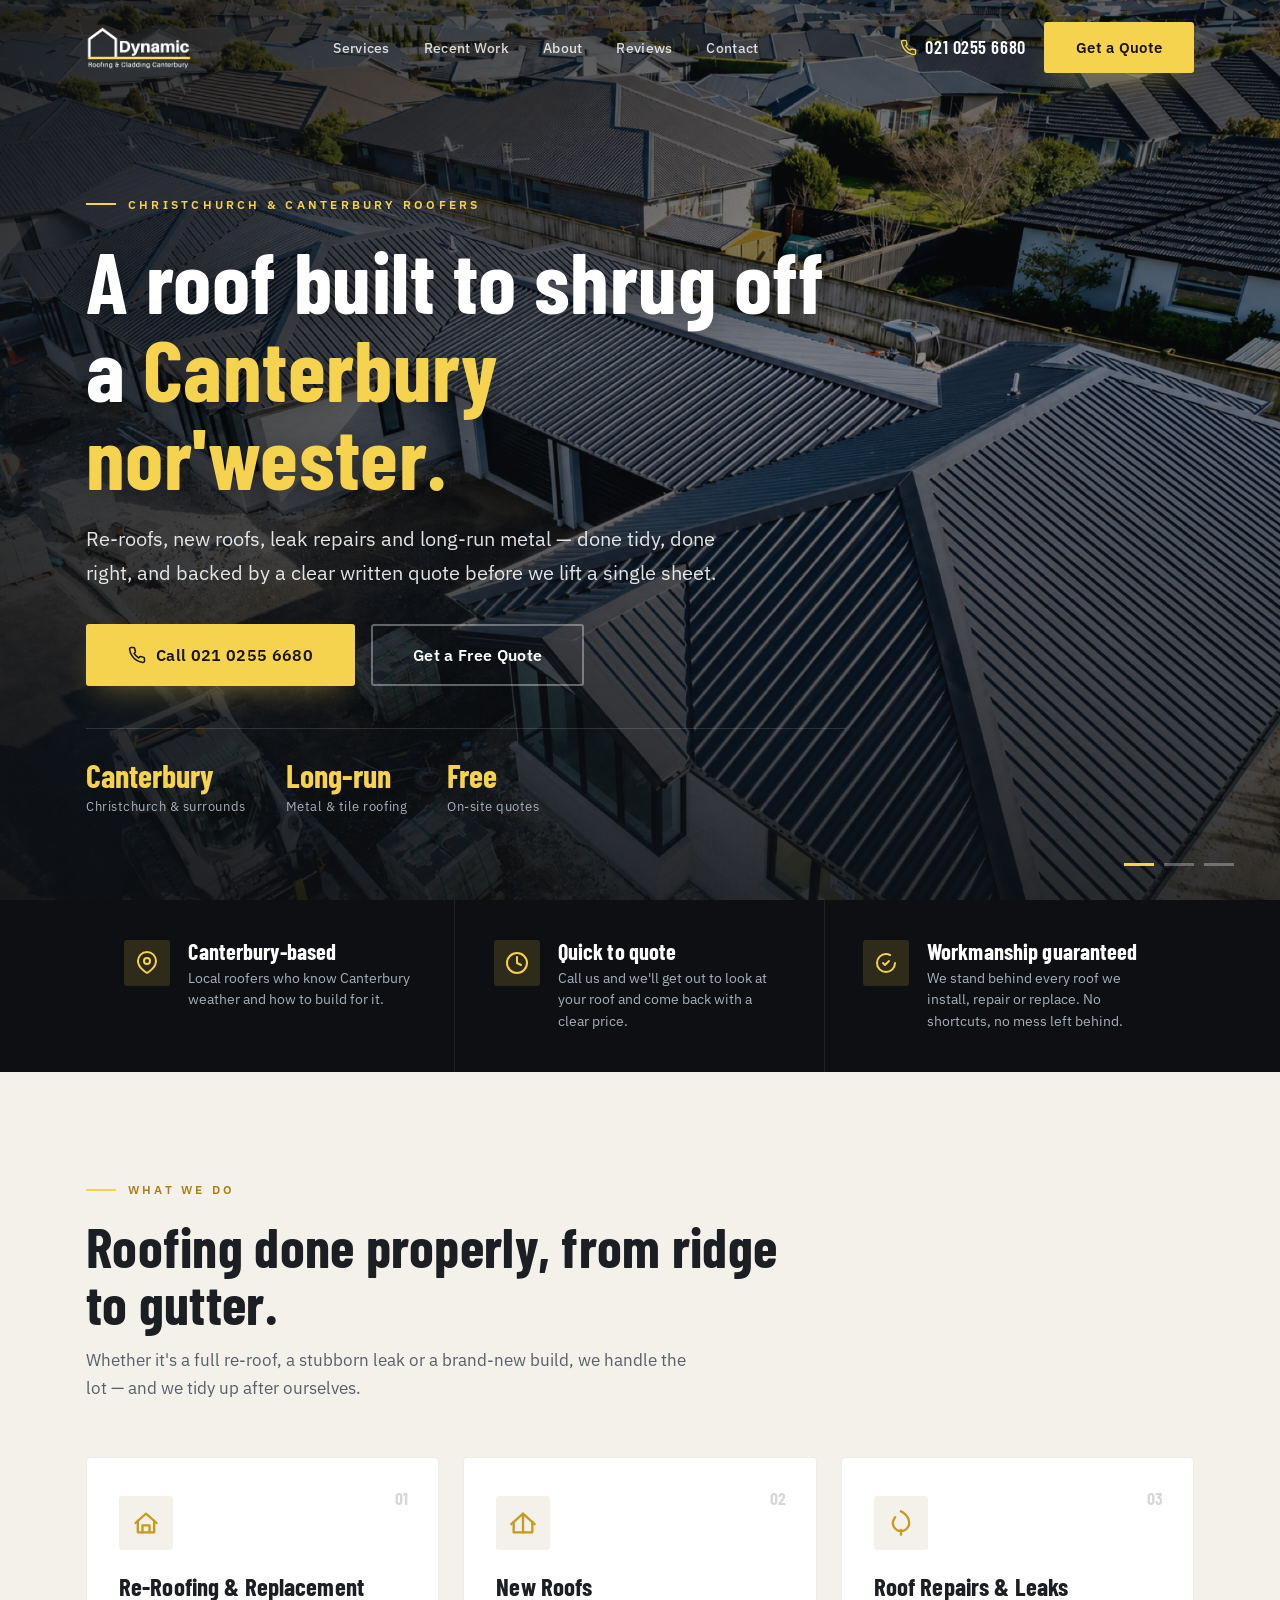
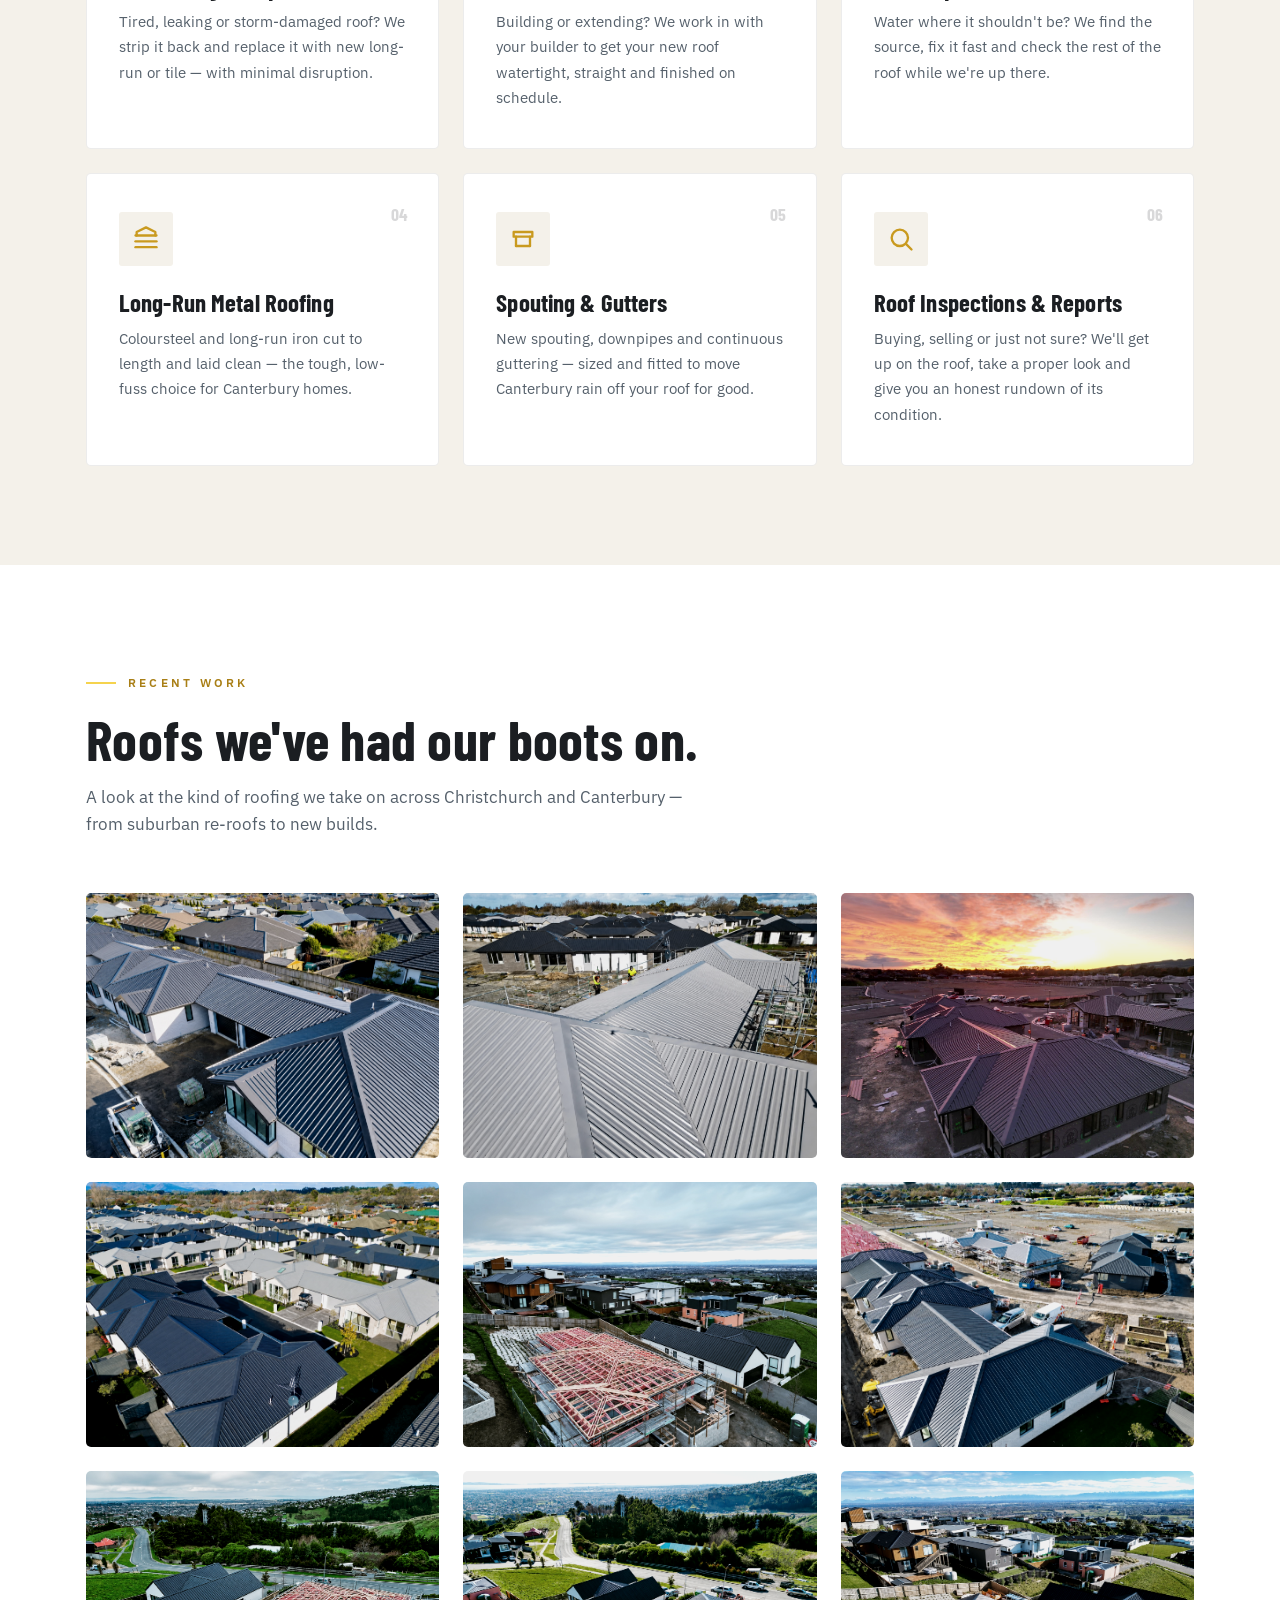
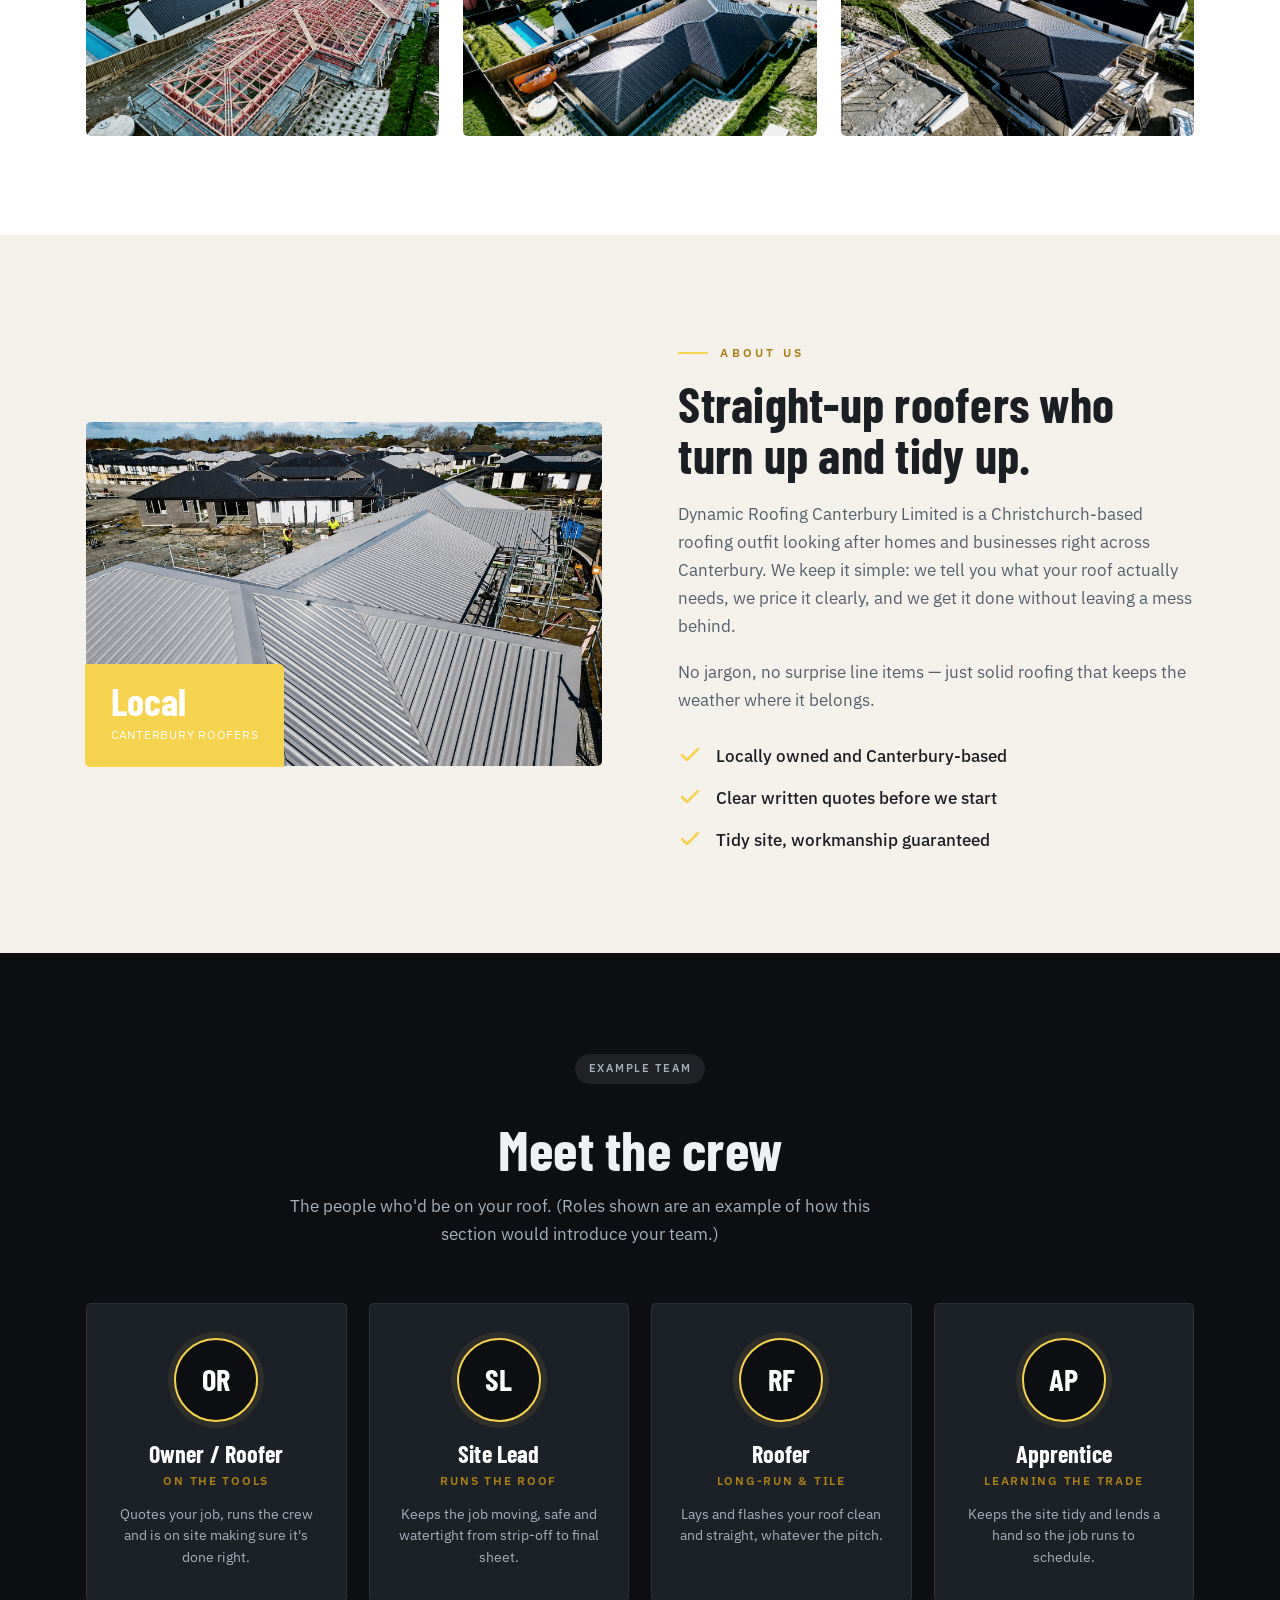
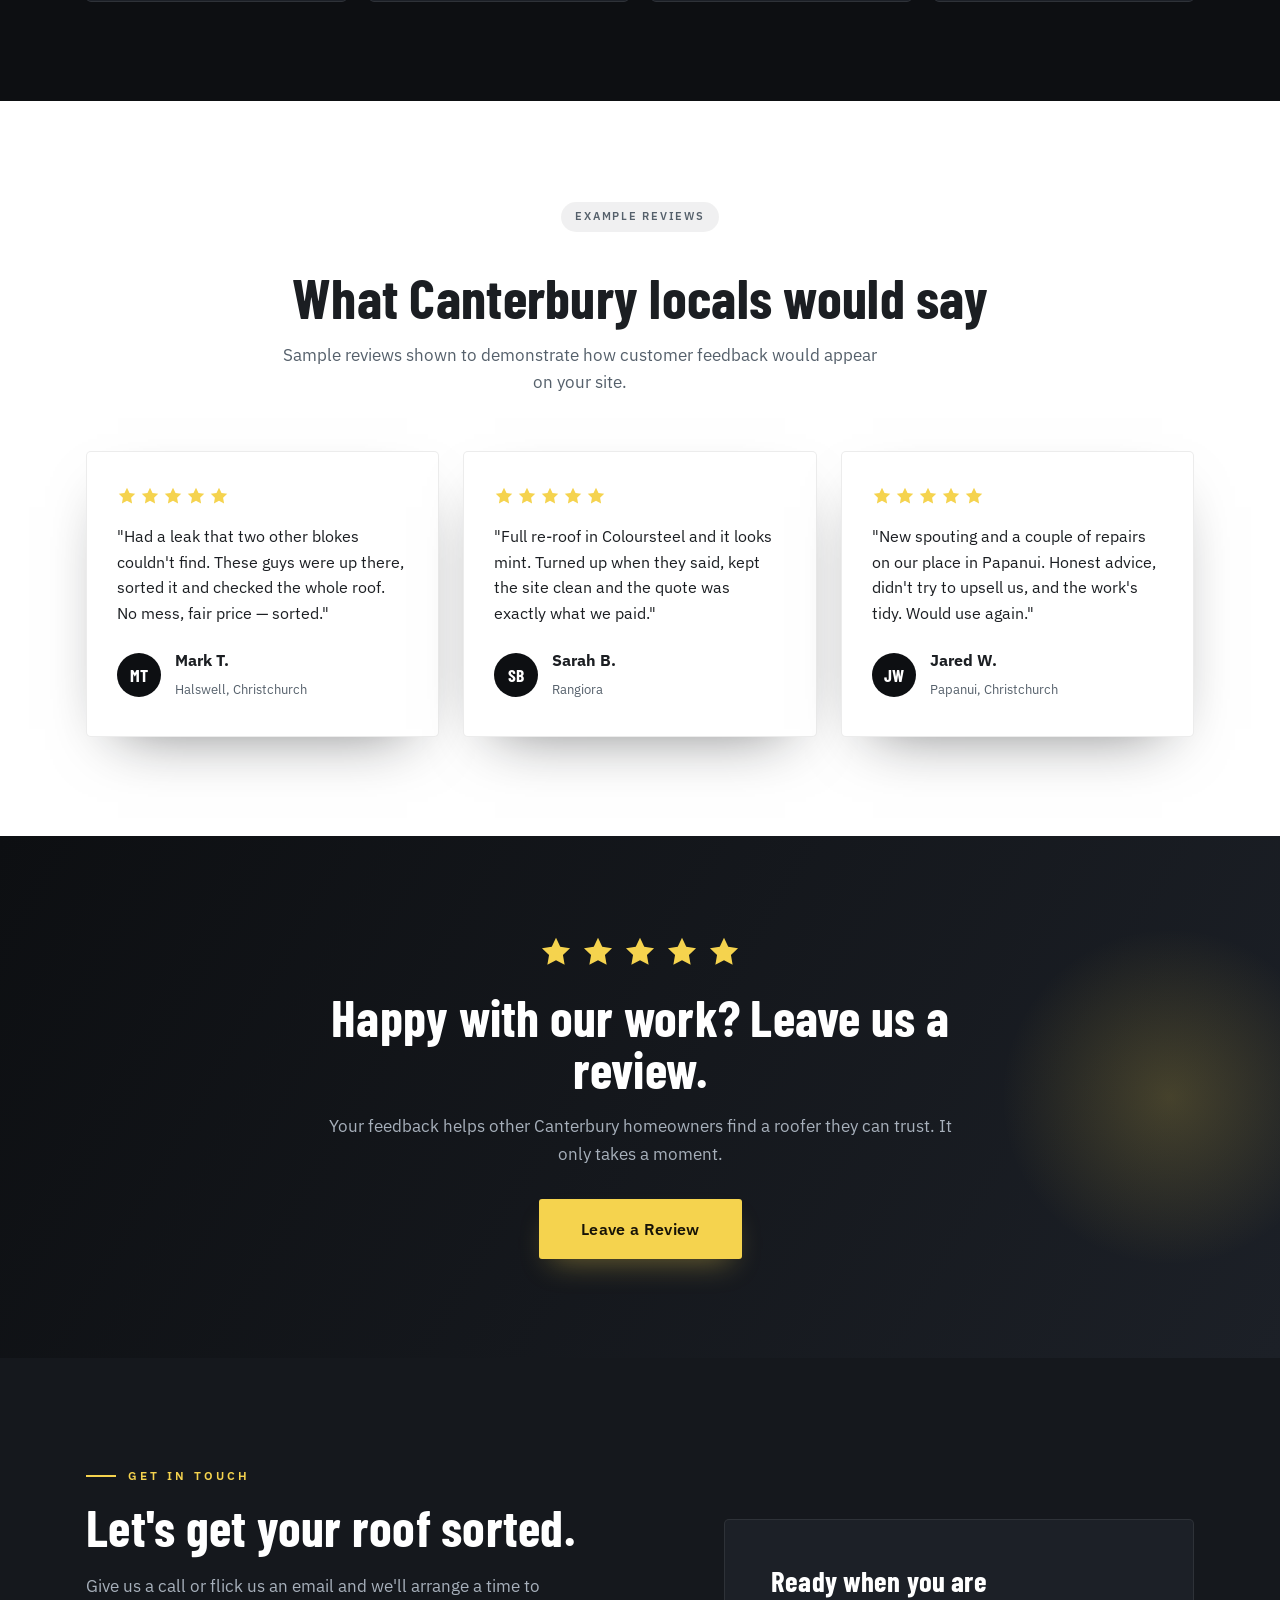
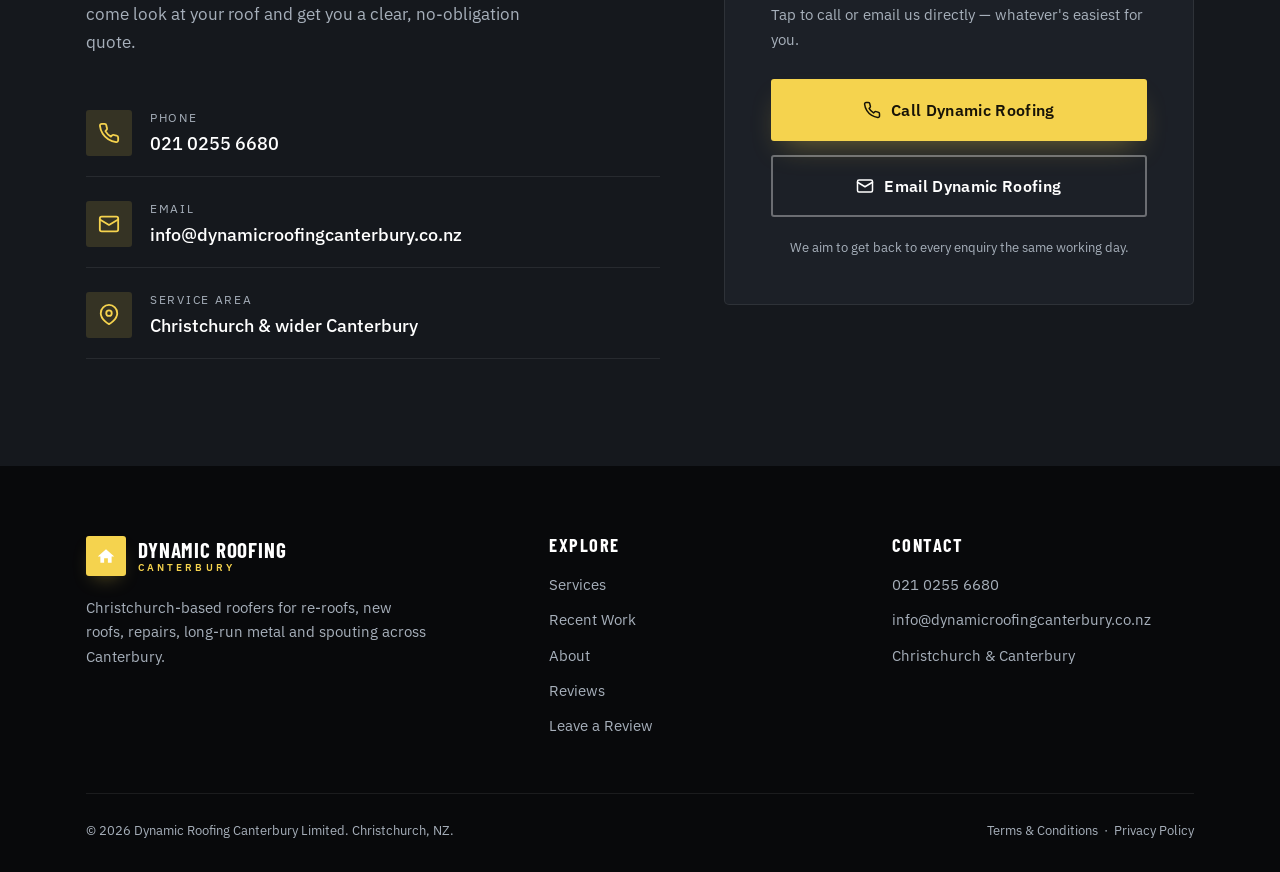
<file: index.html>
<!DOCTYPE html>
<html lang="en-NZ">
<head>
<meta charset="UTF-8" />
<meta name="viewport" content="width=device-width, initial-scale=1.0" />
<title>Dynamic Roofing Canterbury Limited | Roofers, Christchurch</title>
<meta name="description" content="Dynamic Roofing Canterbury Limited — Christchurch roofers for re-roofs, new roofs, leak repairs, long-run metal roofing and spouting across Canterbury. Straight talk, tidy work, clear written quotes." />
<link rel="canonical" href="https://dynamic-roofing-canterbury-limited-demo.vercel.app/" />
<meta property="og:type" content="website" />
<meta property="og:title" content="Dynamic Roofing Canterbury Limited | Roofers, Christchurch" />
<meta property="og:description" content="Canterbury roofers for re-roofs, new roofs, leak repairs and long-run metal roofing. Tidy work, clear written quotes." />
<meta property="og:image" content="https://dynamic-roofing-canterbury-limited-demo.vercel.app/img/hero-roofer.jpg?v=2" />
<meta property="og:url" content="https://dynamic-roofing-canterbury-limited-demo.vercel.app/" />
<meta name="twitter:card" content="summary_large_image" />
<link rel="icon" type="image/svg+xml" href="favicon.svg" />
<link rel="preconnect" href="https://fonts.googleapis.com" />
<link rel="preconnect" href="https://fonts.gstatic.com" crossorigin />
<link href="https://fonts.googleapis.com/css2?family=Barlow+Condensed:wght@500;600;700&family=IBM+Plex+Sans:wght@400;500;600&display=swap" rel="stylesheet" />
<link rel="stylesheet" href="styles.css" />
</head>
<body>

<!-- Intro overlay -->
<div class="intro" aria-hidden="true">
  <div class="intro__inner">
    <img class="intro__logo" src="img/logo-white.png?v=2" alt="Dynamic Roofing &amp; Cladding Canterbury">
    <div class="intro__bar"></div>
  </div>
</div>

<!-- Nav -->
<header class="nav">
  <div class="wrap nav__inner">
    <a href="index.html" class="brand" aria-label="Dynamic Roofing Canterbury home">
      <img class="brand__logo" src="img/logo-white.png?v=2" alt="Dynamic Roofing &amp; Cladding Canterbury">
    </a>
    <nav class="nav__links" aria-label="Primary">
      <a href="#services">Services</a>
      <a href="#work">Recent Work</a>
      <a href="#about">About</a>
      <a href="#reviews">Reviews</a>
      <a href="#contact">Contact</a>
    </nav>
    <div class="nav__cta">
      <a href="tel:+642102556680" class="nav__phone">
        <svg viewBox="0 0 24 24" fill="none" stroke="currentColor" stroke-width="2" stroke-linecap="round" stroke-linejoin="round"><path d="M22 16.92v3a2 2 0 0 1-2.18 2 19.79 19.79 0 0 1-8.63-3.07 19.5 19.5 0 0 1-6-6 19.79 19.79 0 0 1-3.07-8.67A2 2 0 0 1 4.11 2h3a2 2 0 0 1 2 1.72c.13.96.36 1.9.68 2.81a2 2 0 0 1-.45 2.11L8.09 9.91a16 16 0 0 0 6 6l1.27-1.27a2 2 0 0 1 2.11-.45c.9.32 1.85.55 2.81.68A2 2 0 0 1 22 16.92z"/></svg>
        021 0255 6680
      </a>
      <a href="#contact" class="btn btn--primary">Get a Quote</a>
      <button class="nav__toggle" aria-label="Open menu"><span></span><span></span><span></span></button>
    </div>
  </div>
</header>

<!-- Hero -->
<section class="hero" id="top">
  <div class="hero__slides">
    <div class="hero__slide active" style="background-image:url('img/hero-roofer.jpg?v=2')"></div>
    <div class="hero__slide" style="background-image:url('img/hero-street.jpg?v=2')"></div>
    <div class="hero__slide" style="background-image:url('img/hero-dusk.jpg?v=2')"></div>
  </div>
  <div class="hero__scrim"></div>
  <div class="wrap hero__inner">
    <div class="hero__content">
      <span class="eyebrow">Christchurch &amp; Canterbury Roofers</span>
      <h1>A roof built to shrug off a <span class="accent">Canterbury nor'wester.</span></h1>
      <p class="hero__lead">Re-roofs, new roofs, leak repairs and long-run metal — done tidy, done right, and backed by a clear written quote before we lift a single sheet.</p>
      <div class="hero__cta">
        <a href="tel:+642102556680" class="btn btn--primary btn--lg">
          <svg viewBox="0 0 24 24" fill="none" stroke="currentColor" stroke-width="2" stroke-linecap="round" stroke-linejoin="round"><path d="M22 16.92v3a2 2 0 0 1-2.18 2 19.79 19.79 0 0 1-8.63-3.07 19.5 19.5 0 0 1-6-6 19.79 19.79 0 0 1-3.07-8.67A2 2 0 0 1 4.11 2h3a2 2 0 0 1 2 1.72c.13.96.36 1.9.68 2.81a2 2 0 0 1-.45 2.11L8.09 9.91a16 16 0 0 0 6 6l1.27-1.27a2 2 0 0 1 2.11-.45c.9.32 1.85.55 2.81.68A2 2 0 0 1 22 16.92z"/></svg>
          Call 021 0255 6680
        </a>
        <a href="#contact" class="btn btn--ghost btn--lg">Get a Free Quote</a>
      </div>
      <div class="hero__meta">
        <div class="hero__meta-item"><strong>Canterbury</strong><span>Christchurch &amp; surrounds</span></div>
        <div class="hero__meta-item"><strong>Long-run</strong><span>Metal &amp; tile roofing</span></div>
        <div class="hero__meta-item"><strong>Free</strong><span>On-site quotes</span></div>
      </div>
    </div>
  </div>
  <div class="hero__dots" role="tablist" aria-label="Hero slides">
    <button class="hero__dot active" aria-label="Slide 1"></button>
    <button class="hero__dot" aria-label="Slide 2"></button>
    <button class="hero__dot" aria-label="Slide 3"></button>
  </div>
</section>

<!-- Trust strip -->
<section class="trust">
  <div class="wrap">
    <div class="trust__grid">
      <div class="trust__item reveal">
        <div class="trust__icon"><svg viewBox="0 0 24 24" fill="none" stroke="currentColor" stroke-width="2" stroke-linecap="round" stroke-linejoin="round"><path d="M21 10c0 7-9 12-9 12s-9-5-9-12a9 9 0 0 1 18 0z"/><circle cx="12" cy="10" r="3"/></svg></div>
        <div><h3>Canterbury-based</h3><p>Local roofers who know Canterbury weather and how to build for it.</p></div>
      </div>
      <div class="trust__item reveal d1">
        <div class="trust__icon"><svg viewBox="0 0 24 24" fill="none" stroke="currentColor" stroke-width="2" stroke-linecap="round" stroke-linejoin="round"><circle cx="12" cy="12" r="10"/><polyline points="12 6 12 12 16 14"/></svg></div>
        <div><h3>Quick to quote</h3><p>Call us and we'll get out to look at your roof and come back with a clear price.</p></div>
      </div>
      <div class="trust__item reveal d2">
        <div class="trust__icon"><svg viewBox="0 0 24 24" fill="none" stroke="currentColor" stroke-width="2" stroke-linecap="round" stroke-linejoin="round"><path d="M9 12l2 2 4-4"/><path d="M21 12c0 4.97-4.03 9-9 9s-9-4.03-9-9 4.03-9 9-9c1.5 0 2.9.37 4.15 1.02"/></svg></div>
        <div><h3>Workmanship guaranteed</h3><p>We stand behind every roof we install, repair or replace. No shortcuts, no mess left behind.</p></div>
      </div>
    </div>
  </div>
</section>

<!-- Services -->
<section class="section section--bone" id="services">
  <div class="wrap">
    <div class="section-head reveal">
      <span class="eyebrow">What we do</span>
      <h2>Roofing done properly, from ridge to gutter.</h2>
      <p>Whether it's a full re-roof, a stubborn leak or a brand-new build, we handle the lot — and we tidy up after ourselves.</p>
    </div>
    <div class="svc-grid">
      <article class="svc-card reveal">
        <span class="svc-card__num">01</span>
        <div class="svc-card__icon"><svg viewBox="0 0 24 24" fill="none" stroke="currentColor" stroke-width="2" stroke-linecap="round" stroke-linejoin="round"><path d="M3 12l9-8 9 8"/><path d="M5 10v10h14V10"/><path d="M9 20v-6h6v6"/></svg></div>
        <h3>Re-Roofing &amp; Replacement</h3>
        <p>Tired, leaking or storm-damaged roof? We strip it back and replace it with new long-run or tile — with minimal disruption.</p>
      </article>
      <article class="svc-card reveal d1">
        <span class="svc-card__num">02</span>
        <div class="svc-card__icon"><svg viewBox="0 0 24 24" fill="none" stroke="currentColor" stroke-width="2" stroke-linecap="round" stroke-linejoin="round"><path d="M2 13l10-9 10 9"/><path d="M4 11v9h16v-9"/><line x1="12" y1="4" x2="12" y2="20"/></svg></div>
        <h3>New Roofs</h3>
        <p>Building or extending? We work in with your builder to get your new roof watertight, straight and finished on schedule.</p>
      </article>
      <article class="svc-card reveal d2">
        <span class="svc-card__num">03</span>
        <div class="svc-card__icon"><svg viewBox="0 0 24 24" fill="none" stroke="currentColor" stroke-width="2" stroke-linecap="round" stroke-linejoin="round"><path d="M12 2s7 3 7 10a7 7 0 0 1-14 0c0-2 1-3.5 2-5"/><path d="M12 22v-4"/></svg></div>
        <h3>Roof Repairs &amp; Leaks</h3>
        <p>Water where it shouldn't be? We find the source, fix it fast and check the rest of the roof while we're up there.</p>
      </article>
      <article class="svc-card reveal">
        <span class="svc-card__num">04</span>
        <div class="svc-card__icon"><svg viewBox="0 0 24 24" fill="none" stroke="currentColor" stroke-width="2" stroke-linecap="round" stroke-linejoin="round"><line x1="3" y1="9" x2="21" y2="9"/><line x1="3" y1="14" x2="21" y2="14"/><line x1="3" y1="19" x2="21" y2="19"/><path d="M4 9V6l8-4 8 4v3"/></svg></div>
        <h3>Long-Run Metal Roofing</h3>
        <p>Coloursteel and long-run iron cut to length and laid clean — the tough, low-fuss choice for Canterbury homes.</p>
      </article>
      <article class="svc-card reveal d1">
        <span class="svc-card__num">05</span>
        <div class="svc-card__icon"><svg viewBox="0 0 24 24" fill="none" stroke="currentColor" stroke-width="2" stroke-linecap="round" stroke-linejoin="round"><path d="M4 6h16v4H4z"/><path d="M6 10v8"/><path d="M18 10v8"/><path d="M6 18h12"/></svg></div>
        <h3>Spouting &amp; Gutters</h3>
        <p>New spouting, downpipes and continuous guttering — sized and fitted to move Canterbury rain off your roof for good.</p>
      </article>
      <article class="svc-card reveal d2">
        <span class="svc-card__num">06</span>
        <div class="svc-card__icon"><svg viewBox="0 0 24 24" fill="none" stroke="currentColor" stroke-width="2" stroke-linecap="round" stroke-linejoin="round"><circle cx="11" cy="11" r="7"/><line x1="21" y1="21" x2="16.65" y2="16.65"/></svg></div>
        <h3>Roof Inspections &amp; Reports</h3>
        <p>Buying, selling or just not sure? We'll get up on the roof, take a proper look and give you an honest rundown of its condition.</p>
      </article>
    </div>
  </div>
</section>

<!-- Recent work -->
<section class="section section--paper" id="work">
  <div class="wrap">
    <div class="section-head reveal">
      <span class="eyebrow">Recent work</span>
      <h2>Roofs we've had our boots on.</h2>
      <p>A look at the kind of roofing we take on across Christchurch and Canterbury — from suburban re-roofs to new builds.</p>
    </div>
    <div class="svc-grid">
      <div class="about__media reveal"><img src="img/hero-roofer.jpg?v=2" alt="Dynamic Roofing crew installing metal roofing on a modern Canterbury home" width="600" height="440" loading="lazy" /></div>
      <div class="about__media reveal d1"><img src="img/home-modern.jpg?v=2" alt="Completed dark metal re-roof on a Christchurch home" width="600" height="440" loading="lazy" /></div>
      <div class="about__media reveal d2"><img src="img/hero-dusk.jpg?v=2" alt="Aerial view of a large metal roofing project by Dynamic Roofing Canterbury" width="600" height="440" loading="lazy" /></div>
      <div class="about__media reveal"><img src="img/home-white.jpg?v=2" alt="Finished charcoal metal roof on a new Canterbury build" width="600" height="440" loading="lazy" /></div>
      <div class="about__media reveal d1"><img src="img/home-pool.jpg?v=2" alt="Hillside home with new metal roof and pool, Christchurch" width="600" height="440" loading="lazy" /></div>
      <div class="about__media reveal d2"><img src="img/hero-street.jpg?v=2" alt="Aerial of a Christchurch subdivision with new metal roofs" width="600" height="440" loading="lazy" /></div>
      <div class="about__media reveal"><img src="img/work-new-build.jpg?v=2" alt="New-build home with fresh metal roofing on a Canterbury development" width="600" height="440" loading="lazy" /></div>
      <div class="about__media reveal d1"><img src="img/work-subdivision.jpg?v=2" alt="Rows of completed metal roofs across a Christchurch subdivision" width="600" height="440" loading="lazy" /></div>
      <div class="about__media reveal d2"><img src="img/work-trusses.jpg?v=2" alt="Roof trusses and framing on a new Canterbury home before roofing" width="600" height="440" loading="lazy" /></div>
    </div>
  </div>
</section>

<!-- About -->
<section class="section section--bone" id="about">
  <div class="wrap">
    <div class="about">
      <div class="about__media reveal">
        <img src="img/home-modern.jpg?v=2" alt="Finished roof on a Canterbury home" width="560" height="540" loading="lazy" />
        <div class="about__tag"><strong>Local</strong><span>Canterbury roofers</span></div>
      </div>
      <div class="about__body reveal d1">
        <span class="eyebrow">About us</span>
        <h2>Straight-up roofers who turn up and tidy up.</h2>
        <p>Dynamic Roofing Canterbury Limited is a Christchurch-based roofing outfit looking after homes and businesses right across Canterbury. We keep it simple: we tell you what your roof actually needs, we price it clearly, and we get it done without leaving a mess behind.</p>
        <p>No jargon, no surprise line items — just solid roofing that keeps the weather where it belongs.</p>
        <ul class="checklist">
          <li><svg viewBox="0 0 24 24" fill="none" stroke="currentColor" stroke-width="2.5" stroke-linecap="round" stroke-linejoin="round"><polyline points="20 6 9 17 4 12"/></svg> Locally owned and Canterbury-based</li>
          <li><svg viewBox="0 0 24 24" fill="none" stroke="currentColor" stroke-width="2.5" stroke-linecap="round" stroke-linejoin="round"><polyline points="20 6 9 17 4 12"/></svg> Clear written quotes before we start</li>
          <li><svg viewBox="0 0 24 24" fill="none" stroke="currentColor" stroke-width="2.5" stroke-linecap="round" stroke-linejoin="round"><polyline points="20 6 9 17 4 12"/></svg> Tidy site, workmanship guaranteed</li>
        </ul>
      </div>
    </div>
  </div>
</section>

<!-- Crew -->
<section class="section section--ink" id="crew">
  <div class="wrap">
    <div class="section-head center reveal">
      <span class="badge">Example team</span>
      <h2>Meet the crew</h2>
      <p>The people who'd be on your roof. (Roles shown are an example of how this section would introduce your team.)</p>
    </div>
    <div class="crew-grid">
      <div class="crew-card reveal">
        <div class="crew-avatar">OR</div>
        <h3>Owner / Roofer</h3>
        <div class="role">On the tools</div>
        <p>Quotes your job, runs the crew and is on site making sure it's done right.</p>
      </div>
      <div class="crew-card reveal d1">
        <div class="crew-avatar">SL</div>
        <h3>Site Lead</h3>
        <div class="role">Runs the roof</div>
        <p>Keeps the job moving, safe and watertight from strip-off to final sheet.</p>
      </div>
      <div class="crew-card reveal d2">
        <div class="crew-avatar">RF</div>
        <h3>Roofer</h3>
        <div class="role">Long-run &amp; tile</div>
        <p>Lays and flashes your roof clean and straight, whatever the pitch.</p>
      </div>
      <div class="crew-card reveal d3">
        <div class="crew-avatar">AP</div>
        <h3>Apprentice</h3>
        <div class="role">Learning the trade</div>
        <p>Keeps the site tidy and lends a hand so the job runs to schedule.</p>
      </div>
    </div>
  </div>
</section>

<!-- Reviews -->
<section class="section section--paper" id="reviews">
  <div class="wrap">
    <div class="section-head center reveal">
      <span class="badge">Example reviews</span>
      <h2>What Canterbury locals would say</h2>
      <p>Sample reviews shown to demonstrate how customer feedback would appear on your site.</p>
    </div>
    <div class="rev-grid">
      <article class="rev-card reveal">
        <div class="stars">
          <svg viewBox="0 0 24 24" fill="currentColor"><path d="M12 2l3 6.3 6.9 1-5 4.9 1.2 6.8L12 17.8 5.9 21l1.2-6.8-5-4.9 6.9-1z"/></svg>
          <svg viewBox="0 0 24 24" fill="currentColor"><path d="M12 2l3 6.3 6.9 1-5 4.9 1.2 6.8L12 17.8 5.9 21l1.2-6.8-5-4.9 6.9-1z"/></svg>
          <svg viewBox="0 0 24 24" fill="currentColor"><path d="M12 2l3 6.3 6.9 1-5 4.9 1.2 6.8L12 17.8 5.9 21l1.2-6.8-5-4.9 6.9-1z"/></svg>
          <svg viewBox="0 0 24 24" fill="currentColor"><path d="M12 2l3 6.3 6.9 1-5 4.9 1.2 6.8L12 17.8 5.9 21l1.2-6.8-5-4.9 6.9-1z"/></svg>
          <svg viewBox="0 0 24 24" fill="currentColor"><path d="M12 2l3 6.3 6.9 1-5 4.9 1.2 6.8L12 17.8 5.9 21l1.2-6.8-5-4.9 6.9-1z"/></svg>
        </div>
        <p>"Had a leak that two other blokes couldn't find. These guys were up there, sorted it and checked the whole roof. No mess, fair price — sorted."</p>
        <div class="rev-author"><span class="ini">MT</span><div><strong>Mark T.</strong><span>Halswell, Christchurch</span></div></div>
      </article>
      <article class="rev-card reveal d1">
        <div class="stars">
          <svg viewBox="0 0 24 24" fill="currentColor"><path d="M12 2l3 6.3 6.9 1-5 4.9 1.2 6.8L12 17.8 5.9 21l1.2-6.8-5-4.9 6.9-1z"/></svg>
          <svg viewBox="0 0 24 24" fill="currentColor"><path d="M12 2l3 6.3 6.9 1-5 4.9 1.2 6.8L12 17.8 5.9 21l1.2-6.8-5-4.9 6.9-1z"/></svg>
          <svg viewBox="0 0 24 24" fill="currentColor"><path d="M12 2l3 6.3 6.9 1-5 4.9 1.2 6.8L12 17.8 5.9 21l1.2-6.8-5-4.9 6.9-1z"/></svg>
          <svg viewBox="0 0 24 24" fill="currentColor"><path d="M12 2l3 6.3 6.9 1-5 4.9 1.2 6.8L12 17.8 5.9 21l1.2-6.8-5-4.9 6.9-1z"/></svg>
          <svg viewBox="0 0 24 24" fill="currentColor"><path d="M12 2l3 6.3 6.9 1-5 4.9 1.2 6.8L12 17.8 5.9 21l1.2-6.8-5-4.9 6.9-1z"/></svg>
        </div>
        <p>"Full re-roof in Coloursteel and it looks mint. Turned up when they said, kept the site clean and the quote was exactly what we paid."</p>
        <div class="rev-author"><span class="ini">SB</span><div><strong>Sarah B.</strong><span>Rangiora</span></div></div>
      </article>
      <article class="rev-card reveal d2">
        <div class="stars">
          <svg viewBox="0 0 24 24" fill="currentColor"><path d="M12 2l3 6.3 6.9 1-5 4.9 1.2 6.8L12 17.8 5.9 21l1.2-6.8-5-4.9 6.9-1z"/></svg>
          <svg viewBox="0 0 24 24" fill="currentColor"><path d="M12 2l3 6.3 6.9 1-5 4.9 1.2 6.8L12 17.8 5.9 21l1.2-6.8-5-4.9 6.9-1z"/></svg>
          <svg viewBox="0 0 24 24" fill="currentColor"><path d="M12 2l3 6.3 6.9 1-5 4.9 1.2 6.8L12 17.8 5.9 21l1.2-6.8-5-4.9 6.9-1z"/></svg>
          <svg viewBox="0 0 24 24" fill="currentColor"><path d="M12 2l3 6.3 6.9 1-5 4.9 1.2 6.8L12 17.8 5.9 21l1.2-6.8-5-4.9 6.9-1z"/></svg>
          <svg viewBox="0 0 24 24" fill="currentColor"><path d="M12 2l3 6.3 6.9 1-5 4.9 1.2 6.8L12 17.8 5.9 21l1.2-6.8-5-4.9 6.9-1z"/></svg>
        </div>
        <p>"New spouting and a couple of repairs on our place in Papanui. Honest advice, didn't try to upsell us, and the work's tidy. Would use again."</p>
        <div class="rev-author"><span class="ini">JW</span><div><strong>Jared W.</strong><span>Papanui, Christchurch</span></div></div>
      </article>
    </div>
  </div>
</section>

<!-- Review funnel banner -->
<section class="section funnel">
  <div class="wrap funnel__inner reveal">
    <div class="funnel__stars">
      <svg viewBox="0 0 24 24" fill="currentColor"><path d="M12 2l3 6.3 6.9 1-5 4.9 1.2 6.8L12 17.8 5.9 21l1.2-6.8-5-4.9 6.9-1z"/></svg>
      <svg viewBox="0 0 24 24" fill="currentColor"><path d="M12 2l3 6.3 6.9 1-5 4.9 1.2 6.8L12 17.8 5.9 21l1.2-6.8-5-4.9 6.9-1z"/></svg>
      <svg viewBox="0 0 24 24" fill="currentColor"><path d="M12 2l3 6.3 6.9 1-5 4.9 1.2 6.8L12 17.8 5.9 21l1.2-6.8-5-4.9 6.9-1z"/></svg>
      <svg viewBox="0 0 24 24" fill="currentColor"><path d="M12 2l3 6.3 6.9 1-5 4.9 1.2 6.8L12 17.8 5.9 21l1.2-6.8-5-4.9 6.9-1z"/></svg>
      <svg viewBox="0 0 24 24" fill="currentColor"><path d="M12 2l3 6.3 6.9 1-5 4.9 1.2 6.8L12 17.8 5.9 21l1.2-6.8-5-4.9 6.9-1z"/></svg>
    </div>
    <h2>Happy with our work? Leave us a review.</h2>
    <p>Your feedback helps other Canterbury homeowners find a roofer they can trust. It only takes a moment.</p>
    <a href="review.html" class="btn btn--primary btn--lg">Leave a Review</a>
  </div>
</section>

<!-- Contact -->
<section class="section section--dark" id="contact">
  <div class="wrap">
    <div class="contact-grid">
      <div class="contact__info reveal">
        <span class="eyebrow">Get in touch</span>
        <h2>Let's get your roof sorted.</h2>
        <p>Give us a call or flick us an email and we'll arrange a time to come look at your roof and get you a clear, no-obligation quote.</p>
        <div class="contact__rows">
          <div class="contact-row">
            <div class="contact-row__icon"><svg viewBox="0 0 24 24" fill="none" stroke="currentColor" stroke-width="2" stroke-linecap="round" stroke-linejoin="round"><path d="M22 16.92v3a2 2 0 0 1-2.18 2 19.79 19.79 0 0 1-8.63-3.07 19.5 19.5 0 0 1-6-6 19.79 19.79 0 0 1-3.07-8.67A2 2 0 0 1 4.11 2h3a2 2 0 0 1 2 1.72c.13.96.36 1.9.68 2.81a2 2 0 0 1-.45 2.11L8.09 9.91a16 16 0 0 0 6 6l1.27-1.27a2 2 0 0 1 2.11-.45c.9.32 1.85.55 2.81.68A2 2 0 0 1 22 16.92z"/></svg></div>
            <div><span>Phone</span><strong>021 0255 6680</strong></div>
          </div>
          <div class="contact-row">
            <div class="contact-row__icon"><svg viewBox="0 0 24 24" fill="none" stroke="currentColor" stroke-width="2" stroke-linecap="round" stroke-linejoin="round"><rect x="2" y="4" width="20" height="16" rx="2"/><path d="m22 7-10 6L2 7"/></svg></div>
            <div><span>Email</span><strong>info@dynamicroofingcanterbury.co.nz</strong></div>
          </div>
          <div class="contact-row">
            <div class="contact-row__icon"><svg viewBox="0 0 24 24" fill="none" stroke="currentColor" stroke-width="2" stroke-linecap="round" stroke-linejoin="round"><path d="M21 10c0 7-9 12-9 12s-9-5-9-12a9 9 0 0 1 18 0z"/><circle cx="12" cy="10" r="3"/></svg></div>
            <div><span>Service area</span><strong>Christchurch &amp; wider Canterbury</strong></div>
          </div>
        </div>
      </div>
      <div class="contact__actions reveal d1">
        <h3>Ready when you are</h3>
        <p>Tap to call or email us directly — whatever's easiest for you.</p>
        <a href="tel:+642102556680" class="btn btn--primary btn--block btn--lg">
          <svg viewBox="0 0 24 24" fill="none" stroke="currentColor" stroke-width="2" stroke-linecap="round" stroke-linejoin="round"><path d="M22 16.92v3a2 2 0 0 1-2.18 2 19.79 19.79 0 0 1-8.63-3.07 19.5 19.5 0 0 1-6-6 19.79 19.79 0 0 1-3.07-8.67A2 2 0 0 1 4.11 2h3a2 2 0 0 1 2 1.72c.13.96.36 1.9.68 2.81a2 2 0 0 1-.45 2.11L8.09 9.91a16 16 0 0 0 6 6l1.27-1.27a2 2 0 0 1 2.11-.45c.9.32 1.85.55 2.81.68A2 2 0 0 1 22 16.92z"/></svg>
          Call Dynamic Roofing
        </a>
        <a href="mailto:info@dynamicroofingcanterbury.co.nz?subject=Roofing%20enquiry" class="btn btn--ghost btn--block btn--lg">
          <svg viewBox="0 0 24 24" fill="none" stroke="currentColor" stroke-width="2" stroke-linecap="round" stroke-linejoin="round"><rect x="2" y="4" width="20" height="16" rx="2"/><path d="m22 7-10 6L2 7"/></svg>
          Email Dynamic Roofing
        </a>
        <p class="contact__note">We aim to get back to every enquiry the same working day.</p>
      </div>
    </div>
  </div>
</section>

<!-- Footer -->
<footer class="footer">
  <div class="wrap">
    <div class="footer__top">
      <div class="footer__brand">
        <a href="index.html" class="brand">
          <span class="brand__mark"><svg viewBox="0 0 64 64" fill="none"><path d="M32 14 L54 33 L47 33 L47 50 L37 50 L37 38 L27 38 L27 50 L17 50 L17 33 L10 33 Z" fill="#fff"/></svg></span>
          <span class="brand__text"><span class="brand__name">Dynamic Roofing</span><span class="brand__sub">Canterbury</span></span>
        </a>
        <p>Christchurch-based roofers for re-roofs, new roofs, repairs, long-run metal and spouting across Canterbury.</p>
      </div>
      <div class="footer__col">
        <h4>Explore</h4>
        <a href="#services">Services</a>
        <a href="#work">Recent Work</a>
        <a href="#about">About</a>
        <a href="#reviews">Reviews</a>
        <a href="review.html">Leave a Review</a>
      </div>
      <div class="footer__col">
        <h4>Contact</h4>
        <a href="tel:+642102556680">021 0255 6680</a>
        <a href="mailto:info@dynamicroofingcanterbury.co.nz">info@dynamicroofingcanterbury.co.nz</a>
        <p>Christchurch &amp; Canterbury</p>
      </div>
    </div>
    <div class="footer__bottom">
      <span>&copy; <span data-year>2026</span> Dynamic Roofing Canterbury Limited. Christchurch, NZ.</span>
      <span><a href="terms.html">Terms &amp; Conditions</a> &nbsp;·&nbsp; <a href="privacy.html">Privacy Policy</a></span>
    </div>
  </div>
</footer>

<script src="main.js"></script>
</body>
</html>
</file>
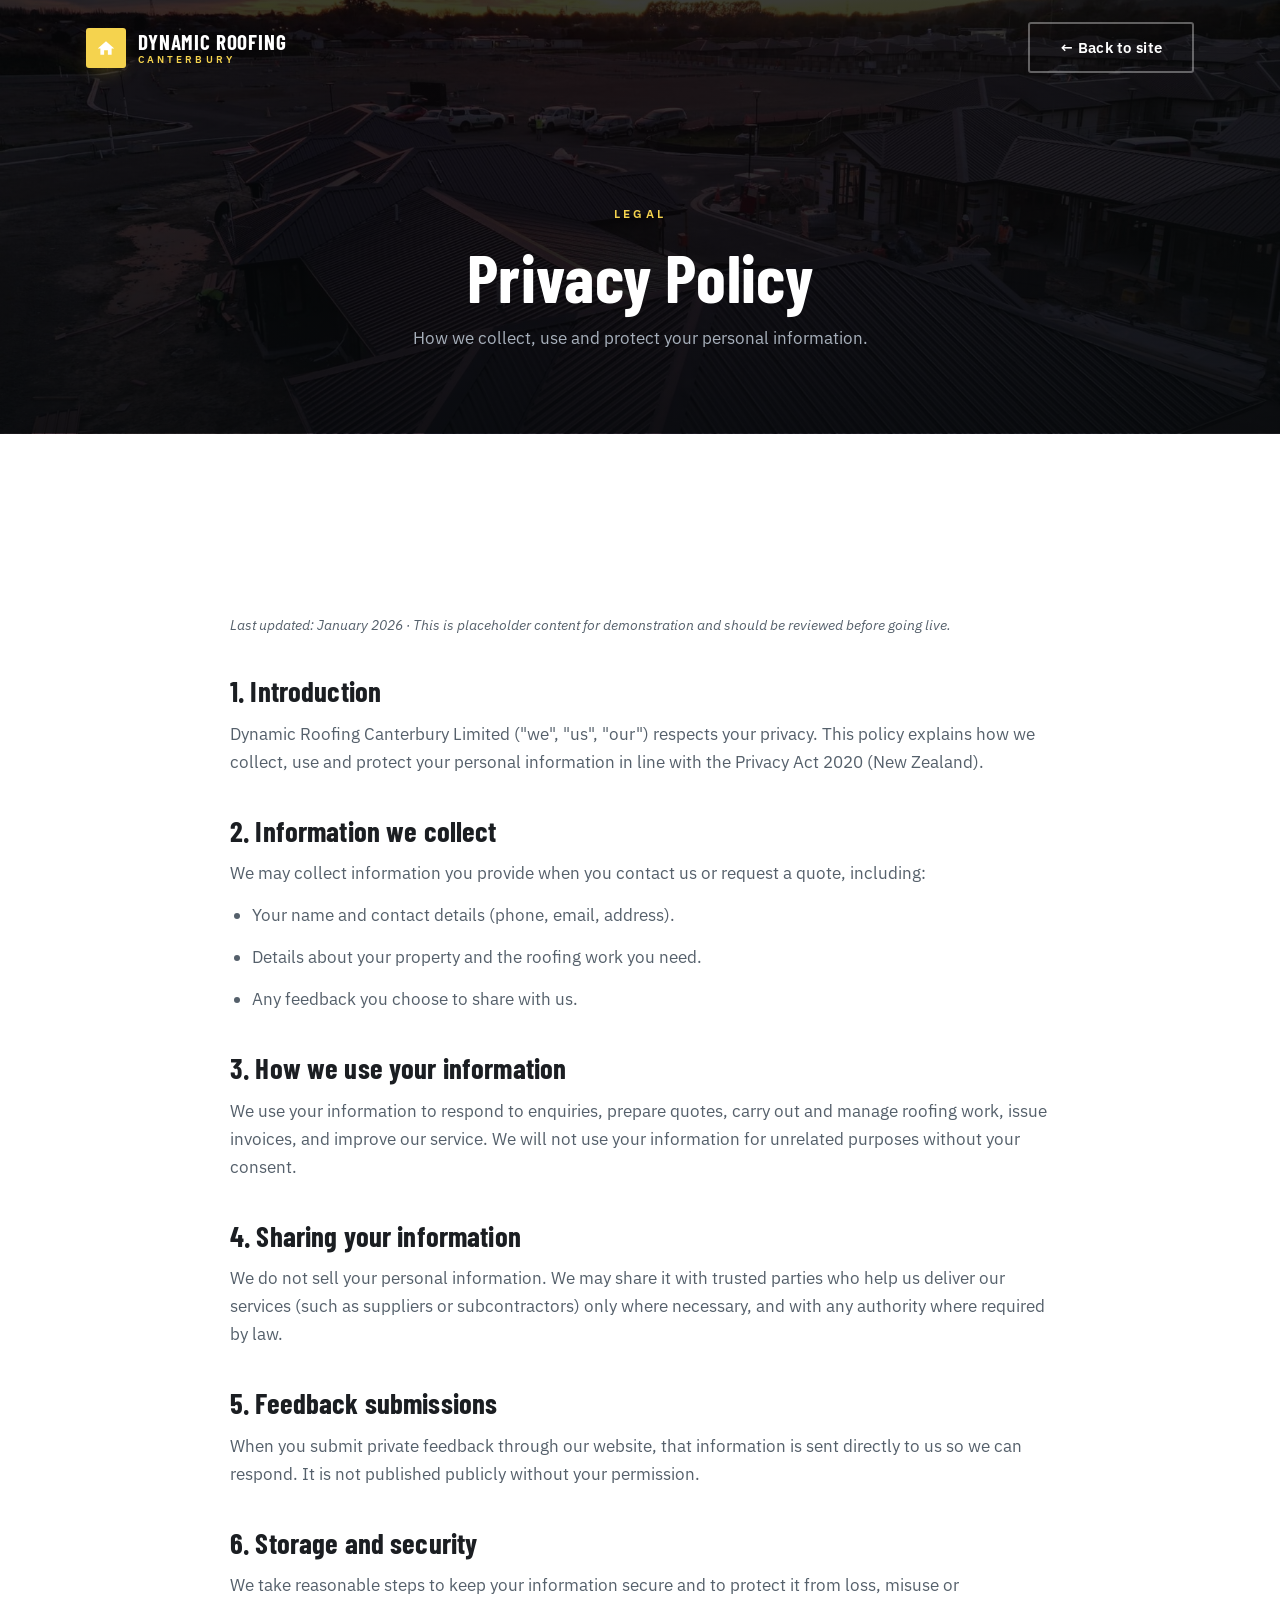
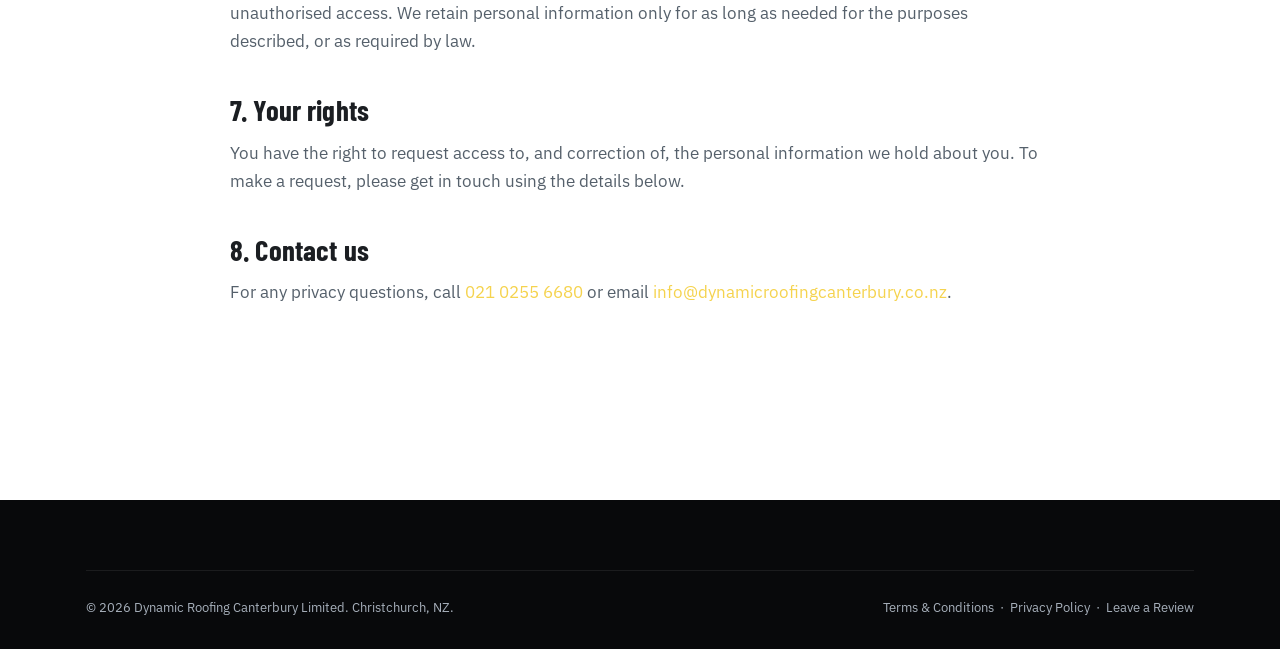
<file: privacy.html>
<!DOCTYPE html>
<html lang="en-NZ">
<head>
<meta charset="UTF-8" />
<meta name="viewport" content="width=device-width, initial-scale=1.0" />
<title>Privacy Policy | Dynamic Roofing Canterbury Limited</title>
<meta name="description" content="How Dynamic Roofing Canterbury Limited collects and handles your information." />
<meta name="robots" content="noindex" />
<link rel="icon" type="image/svg+xml" href="favicon.svg" />
<link rel="preconnect" href="https://fonts.googleapis.com" />
<link rel="preconnect" href="https://fonts.gstatic.com" crossorigin />
<link href="https://fonts.googleapis.com/css2?family=Barlow+Condensed:wght@500;600;700&family=IBM+Plex+Sans:wght@400;500;600&display=swap" rel="stylesheet" />
<link rel="stylesheet" href="styles.css" />
</head>
<body>

<header class="nav scrolled">
  <div class="wrap nav__inner">
    <a href="index.html" class="brand">
      <span class="brand__mark"><svg viewBox="0 0 64 64" fill="none"><path d="M32 14 L54 33 L47 33 L47 50 L37 50 L37 38 L27 38 L27 50 L17 50 L17 33 L10 33 Z" fill="#fff"/></svg></span>
      <span class="brand__text"><span class="brand__name">Dynamic Roofing</span><span class="brand__sub">Canterbury</span></span>
    </a>
    <div class="nav__cta"><a href="index.html" class="btn btn--ghost">&larr; Back to site</a></div>
  </div>
</header>

<section class="subhero">
  <div class="wrap subhero__inner">
    <span class="eyebrow center">Legal</span>
    <h1>Privacy Policy</h1>
    <p>How we collect, use and protect your personal information.</p>
  </div>
</section>

<section class="section section--paper">
  <div class="wrap">
    <div class="legal reveal in">
      <p class="updated">Last updated: January 2026 · This is placeholder content for demonstration and should be reviewed before going live.</p>

      <h2>1. Introduction</h2>
      <p>Dynamic Roofing Canterbury Limited ("we", "us", "our") respects your privacy. This policy explains how we collect, use and protect your personal information in line with the Privacy Act 2020 (New Zealand).</p>

      <h2>2. Information we collect</h2>
      <p>We may collect information you provide when you contact us or request a quote, including:</p>
      <ul>
        <li>Your name and contact details (phone, email, address).</li>
        <li>Details about your property and the roofing work you need.</li>
        <li>Any feedback you choose to share with us.</li>
      </ul>

      <h2>3. How we use your information</h2>
      <p>We use your information to respond to enquiries, prepare quotes, carry out and manage roofing work, issue invoices, and improve our service. We will not use your information for unrelated purposes without your consent.</p>

      <h2>4. Sharing your information</h2>
      <p>We do not sell your personal information. We may share it with trusted parties who help us deliver our services (such as suppliers or subcontractors) only where necessary, and with any authority where required by law.</p>

      <h2>5. Feedback submissions</h2>
      <p>When you submit private feedback through our website, that information is sent directly to us so we can respond. It is not published publicly without your permission.</p>

      <h2>6. Storage and security</h2>
      <p>We take reasonable steps to keep your information secure and to protect it from loss, misuse or unauthorised access. We retain personal information only for as long as needed for the purposes described, or as required by law.</p>

      <h2>7. Your rights</h2>
      <p>You have the right to request access to, and correction of, the personal information we hold about you. To make a request, please get in touch using the details below.</p>

      <h2>8. Contact us</h2>
      <p>For any privacy questions, call <a href="tel:+642102556680" style="color:var(--accent);">021 0255 6680</a> or email <a href="mailto:info@dynamicroofingcanterbury.co.nz" style="color:var(--accent);">info@dynamicroofingcanterbury.co.nz</a>.</p>
    </div>
  </div>
</section>

<footer class="footer">
  <div class="wrap">
    <div class="footer__bottom" style="border-top:1px solid var(--line);padding-top:26px;">
      <span>&copy; <span data-year>2026</span> Dynamic Roofing Canterbury Limited. Christchurch, NZ.</span>
      <span><a href="terms.html">Terms &amp; Conditions</a> &nbsp;·&nbsp; <a href="privacy.html">Privacy Policy</a> &nbsp;·&nbsp; <a href="review.html">Leave a Review</a></span>
    </div>
  </div>
</footer>

<script src="main.js"></script>
</body>
</html>
</file>
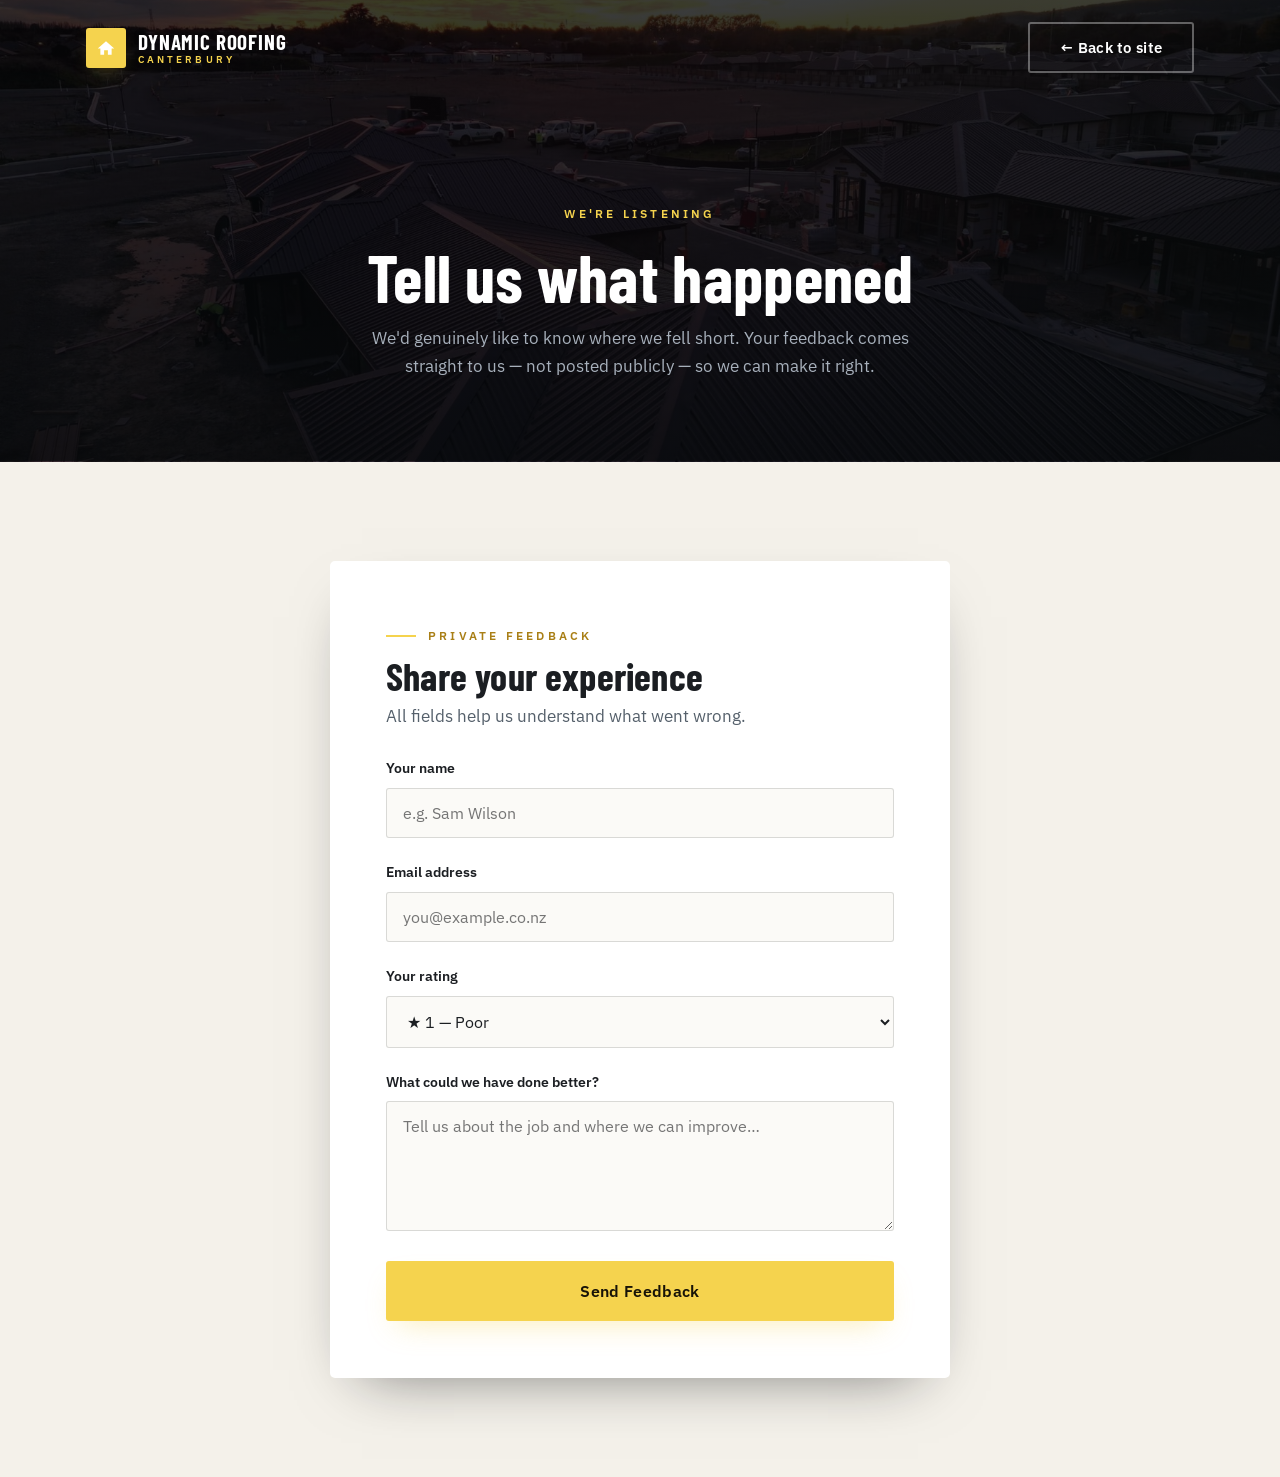
<file: private.html>
<!DOCTYPE html>
<html lang="en-NZ">
<head>
<meta charset="UTF-8" />
<meta name="viewport" content="width=device-width, initial-scale=1.0" />
<title>Share Your Feedback | Dynamic Roofing Canterbury Limited</title>
<meta name="description" content="Tell Dynamic Roofing Canterbury Limited about your experience so we can put it right." />
<meta name="robots" content="noindex" />
<link rel="icon" type="image/svg+xml" href="favicon.svg" />
<link rel="preconnect" href="https://fonts.googleapis.com" />
<link rel="preconnect" href="https://fonts.gstatic.com" crossorigin />
<link href="https://fonts.googleapis.com/css2?family=Barlow+Condensed:wght@500;600;700&family=IBM+Plex+Sans:wght@400;500;600&display=swap" rel="stylesheet" />
<link rel="stylesheet" href="styles.css" />
</head>
<body>

<!-- Nav -->
<header class="nav scrolled">
  <div class="wrap nav__inner">
    <a href="index.html" class="brand">
      <span class="brand__mark"><svg viewBox="0 0 64 64" fill="none"><path d="M32 14 L54 33 L47 33 L47 50 L37 50 L37 38 L27 38 L27 50 L17 50 L17 33 L10 33 Z" fill="#fff"/></svg></span>
      <span class="brand__text"><span class="brand__name">Dynamic Roofing</span><span class="brand__sub">Canterbury</span></span>
    </a>
    <div class="nav__cta">
      <a href="index.html" class="btn btn--ghost">&larr; Back to site</a>
    </div>
  </div>
</header>

<section class="subhero">
  <div class="wrap subhero__inner">
    <span class="eyebrow center">We're listening</span>
    <h1>Tell us what happened</h1>
    <p>We'd genuinely like to know where we fell short. Your feedback comes straight to us — not posted publicly — so we can make it right.</p>
  </div>
</section>

<section class="section section--bone">
  <div class="wrap">
    <div class="form-card reveal in">
      <!-- Success state -->
      <div class="success" id="success">
        <div class="success__icon"><svg viewBox="0 0 24 24" fill="none" stroke="currentColor" stroke-width="2.2" stroke-linecap="round" stroke-linejoin="round"><path d="M22 11.08V12a10 10 0 1 1-5.93-9.14"/><polyline points="22 4 12 14.01 9 11.01"/></svg></div>
        <h2>Thanks — we've got it.</h2>
        <p>We really appreciate you taking the time. Someone from Dynamic Roofing will be in touch to put things right.</p>
        <a href="index.html" class="btn btn--primary btn--lg">Back to Home</a>
      </div>

      <!-- Form -->
      <form id="feedbackForm" action="https://formsubmit.co/ajax/info@dynamicroofingcanterbury.co.nz" method="POST">
        <span class="eyebrow">Private feedback</span>
        <h2 style="font-size:clamp(1.7rem,4vw,2.4rem);margin:12px 0 6px;">Share your experience</h2>
        <p style="color:var(--text-soft);margin-bottom:26px;">All fields help us understand what went wrong.</p>

        <input type="hidden" name="_captcha" value="false" />
        <input type="hidden" name="_template" value="table" />
        <input type="hidden" name="_subject" value="New private feedback — Dynamic Roofing Canterbury website" />

        <div class="field">
          <label for="name">Your name</label>
          <input type="text" id="name" name="name" placeholder="e.g. Sam Wilson" required />
        </div>
        <div class="field">
          <label for="email">Email address</label>
          <input type="email" id="email" name="email" placeholder="you@example.co.nz" required />
        </div>
        <div class="field">
          <label for="ratingSelect">Your rating</label>
          <select id="ratingSelect" name="rating" required>
            <option value="1">★ 1 — Poor</option>
            <option value="2">★★ 2 — Below expectations</option>
            <option value="3">★★★ 3 — Okay</option>
            <option value="4">★★★★ 4 — Good</option>
            <option value="5">★★★★★ 5 — Excellent</option>
          </select>
        </div>
        <div class="field">
          <label for="feedback">What could we have done better?</label>
          <textarea id="feedback" name="feedback" placeholder="Tell us about the job and where we can improve…" required></textarea>
        </div>
        <button type="submit" class="btn btn--primary btn--block btn--lg" id="submitBtn">Send Feedback</button>
      </form>
    </div>
  </div>
</section>

<script>
  // Pre-fill rating from ?rating=X
  (function () {
    var params = new URLSearchParams(window.location.search);
    var r = parseInt(params.get("rating"), 10);
    if (r >= 1 && r <= 5) {
      var sel = document.getElementById("ratingSelect");
      if (sel) sel.value = String(r);
    }
  })();

  var form = document.getElementById("feedbackForm");
  var success = document.getElementById("success");
  var btn = document.getElementById("submitBtn");

  form.addEventListener("submit", function (e) {
    e.preventDefault();
    btn.textContent = "Sending…";
    btn.disabled = true;
    fetch(form.action, {
      method: "POST",
      body: new FormData(form),
      headers: { "Accept": "application/json" }
    })
    .then(function (res) { return res.json().catch(function () { return {}; }); })
    .then(function () { showSuccess(); })
    .catch(function () {
      // Even if the endpoint isn't active yet (demo), don't leave the visitor stuck.
      showSuccess();
    });
  });

  function showSuccess() {
    form.style.display = "none";
    success.classList.add("show");
    window.scrollTo({ top: 0, behavior: "smooth" });
  }
</script>
<script src="main.js"></script>
</body>
</html>
</file>
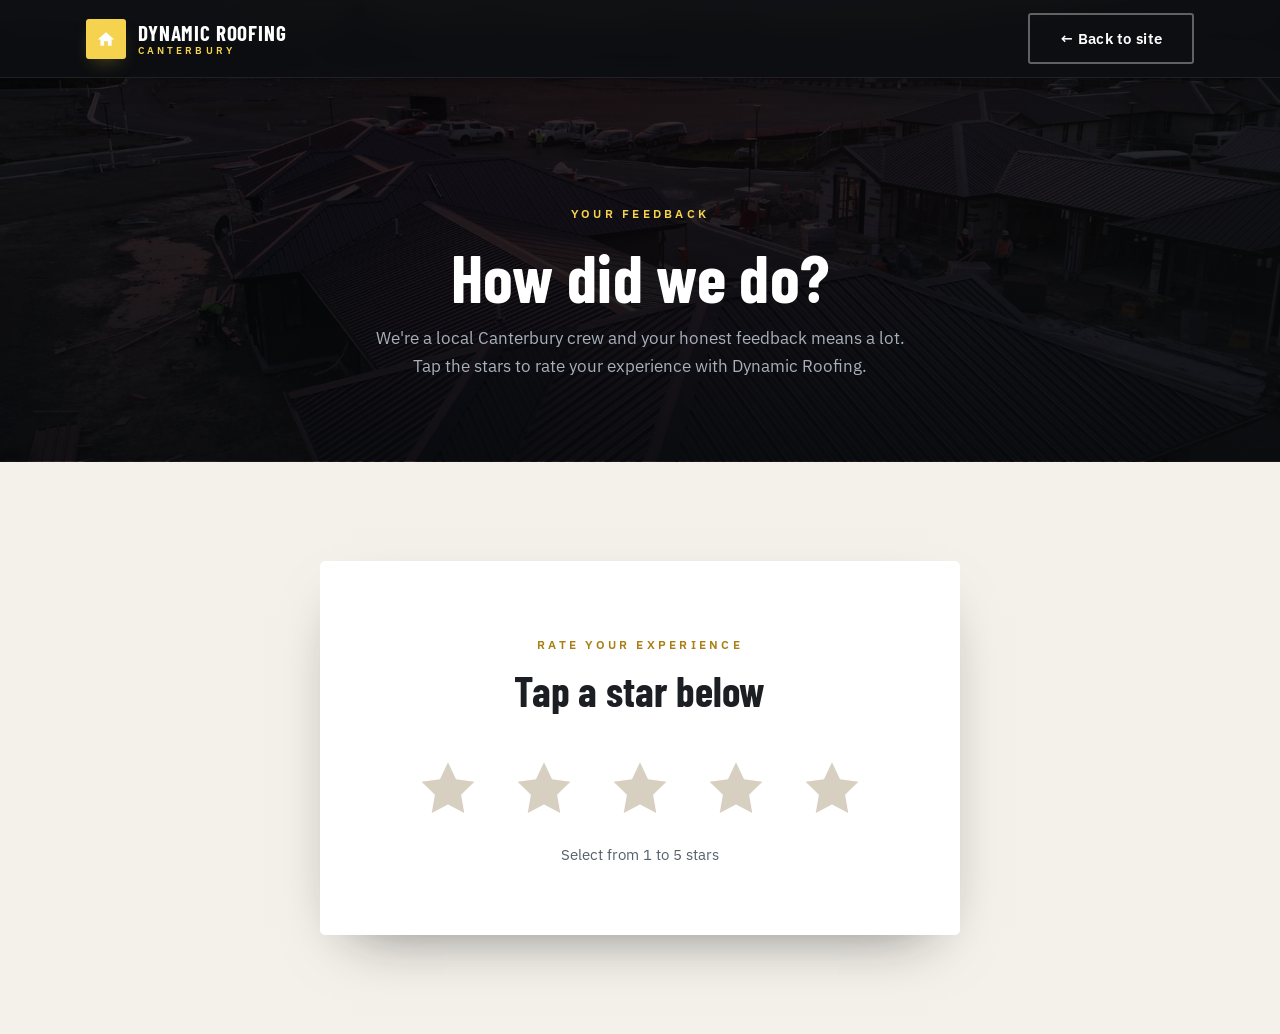
<file: review.html>
<!DOCTYPE html>
<html lang="en-NZ">
<head>
<meta charset="UTF-8" />
<meta name="viewport" content="width=device-width, initial-scale=1.0" />
<title>Leave a Review | Dynamic Roofing Canterbury Limited</title>
<meta name="description" content="Tell us how we did. Rate your experience with Dynamic Roofing Canterbury Limited." />
<meta name="robots" content="noindex" />
<link rel="icon" type="image/svg+xml" href="favicon.svg" />
<link rel="preconnect" href="https://fonts.googleapis.com" />
<link rel="preconnect" href="https://fonts.gstatic.com" crossorigin />
<link href="https://fonts.googleapis.com/css2?family=Barlow+Condensed:wght@500;600;700&family=IBM+Plex+Sans:wght@400;500;600&display=swap" rel="stylesheet" />
<link rel="stylesheet" href="styles.css" />
</head>
<body>

<!-- Nav -->
<header class="nav scrolled">
  <div class="wrap nav__inner">
    <a href="index.html" class="brand">
      <span class="brand__mark"><svg viewBox="0 0 64 64" fill="none"><path d="M32 14 L54 33 L47 33 L47 50 L37 50 L37 38 L27 38 L27 50 L17 50 L17 33 L10 33 Z" fill="#fff"/></svg></span>
      <span class="brand__text"><span class="brand__name">Dynamic Roofing</span><span class="brand__sub">Canterbury</span></span>
    </a>
    <div class="nav__cta">
      <a href="index.html" class="btn btn--ghost">&larr; Back to site</a>
    </div>
  </div>
</header>

<section class="subhero">
  <div class="wrap subhero__inner">
    <span class="eyebrow center">Your feedback</span>
    <h1>How did we do?</h1>
    <p>We're a local Canterbury crew and your honest feedback means a lot. Tap the stars to rate your experience with Dynamic Roofing.</p>
  </div>
</section>

<section class="section section--bone">
  <div class="wrap">
    <div class="rate-card rate-wrap reveal in">
      <span class="eyebrow center">Rate your experience</span>
      <h2 style="font-size:clamp(1.8rem,4vw,2.6rem);margin-top:12px;">Tap a star below</h2>
      <div class="rate-stars" id="stars">
        <button class="rate-star" data-v="1" aria-label="1 star"><svg viewBox="0 0 24 24" fill="currentColor"><path d="M12 2l3 6.3 6.9 1-5 4.9 1.2 6.8L12 17.8 5.9 21l1.2-6.8-5-4.9 6.9-1z"/></svg></button>
        <button class="rate-star" data-v="2" aria-label="2 stars"><svg viewBox="0 0 24 24" fill="currentColor"><path d="M12 2l3 6.3 6.9 1-5 4.9 1.2 6.8L12 17.8 5.9 21l1.2-6.8-5-4.9 6.9-1z"/></svg></button>
        <button class="rate-star" data-v="3" aria-label="3 stars"><svg viewBox="0 0 24 24" fill="currentColor"><path d="M12 2l3 6.3 6.9 1-5 4.9 1.2 6.8L12 17.8 5.9 21l1.2-6.8-5-4.9 6.9-1z"/></svg></button>
        <button class="rate-star" data-v="4" aria-label="4 stars"><svg viewBox="0 0 24 24" fill="currentColor"><path d="M12 2l3 6.3 6.9 1-5 4.9 1.2 6.8L12 17.8 5.9 21l1.2-6.8-5-4.9 6.9-1z"/></svg></button>
        <button class="rate-star" data-v="5" aria-label="5 stars"><svg viewBox="0 0 24 24" fill="currentColor"><path d="M12 2l3 6.3 6.9 1-5 4.9 1.2 6.8L12 17.8 5.9 21l1.2-6.8-5-4.9 6.9-1z"/></svg></button>
      </div>
      <p class="rate-hint" id="hint">Select from 1 to 5 stars</p>
    </div>
  </div>
</section>

<script>
  // 4-5 stars -> public Google review; 1-3 stars -> private feedback form.
  var GOOGLE_REVIEW_URL = "https://g.page/r/PLACEHOLDER/review";
  var stars = document.querySelectorAll(".rate-star");
  var hint = document.getElementById("hint");
  var hints = {
    1: "We're sorry to hear that — let us make it right.",
    2: "Thanks for the honesty — tell us what went wrong.",
    3: "Appreciated — we'd love to know how we can improve.",
    4: "Great to hear! Redirecting you to Google…",
    5: "Awesome — thank you! Redirecting you to Google…"
  };
  stars.forEach(function (s) {
    var v = parseInt(s.getAttribute("data-v"), 10);
    s.addEventListener("mouseenter", function () { paint(v); });
    s.addEventListener("focus", function () { paint(v); });
    s.addEventListener("click", function () {
      hint.textContent = hints[v];
      if (v >= 4) { setTimeout(function () { window.location.href = GOOGLE_REVIEW_URL; }, 650); }
      else { setTimeout(function () { window.location.href = "private.html?rating=" + v; }, 500); }
    });
  });
  document.getElementById("stars").addEventListener("mouseleave", function () { paint(0); });
  function paint(n) {
    stars.forEach(function (s, i) { s.classList.toggle("hot", i < n); });
  }
</script>
</body>
</html>
</file>
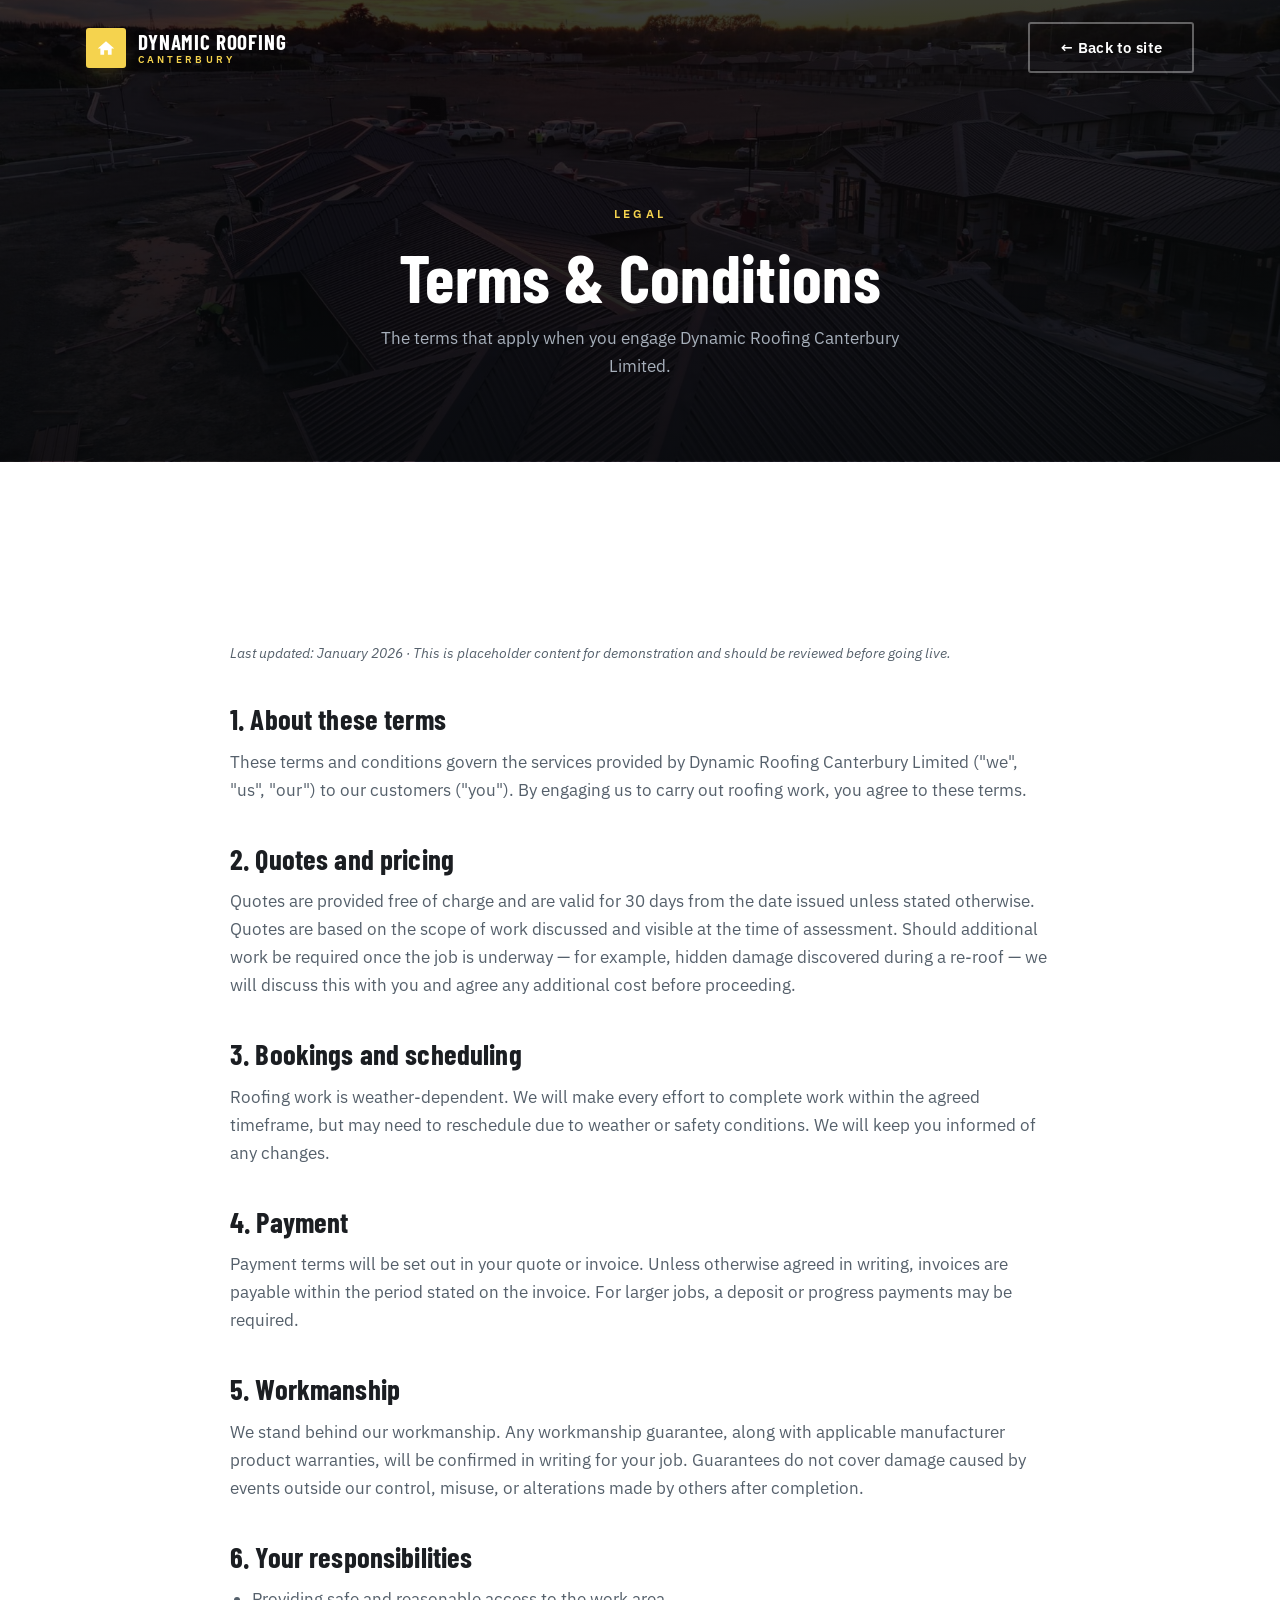
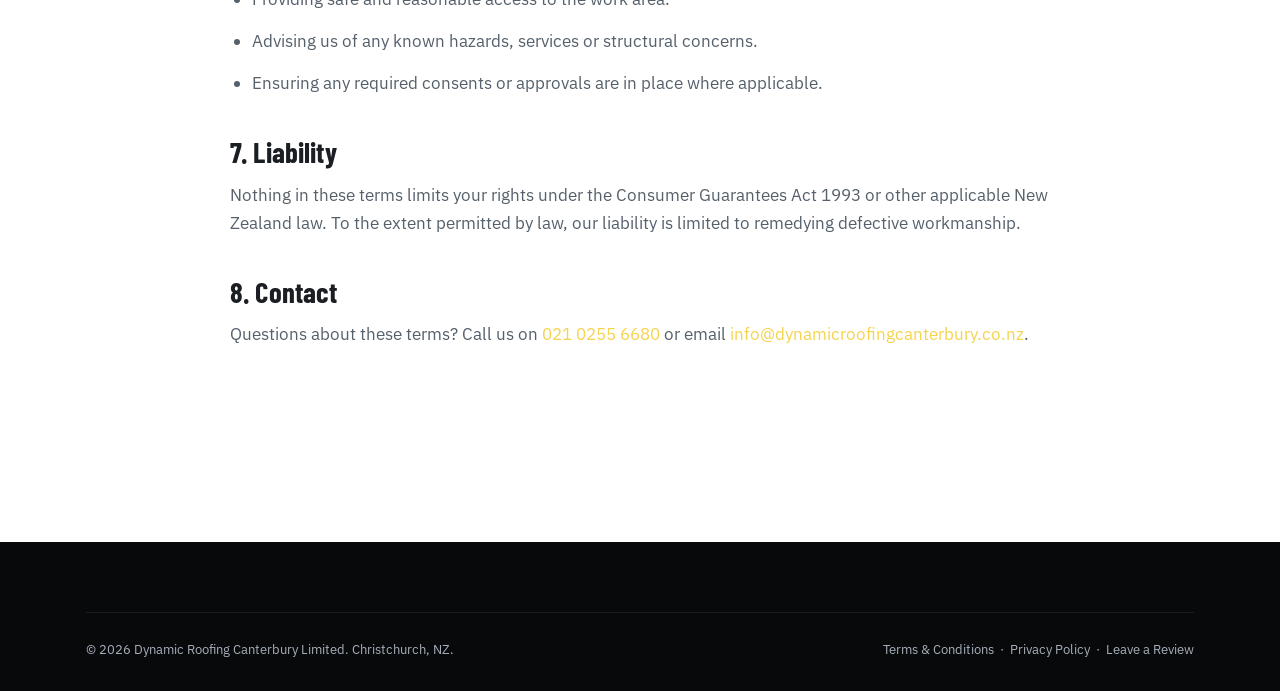
<file: terms.html>
<!DOCTYPE html>
<html lang="en-NZ">
<head>
<meta charset="UTF-8" />
<meta name="viewport" content="width=device-width, initial-scale=1.0" />
<title>Terms &amp; Conditions | Dynamic Roofing Canterbury Limited</title>
<meta name="description" content="Terms and conditions for Dynamic Roofing Canterbury Limited." />
<meta name="robots" content="noindex" />
<link rel="icon" type="image/svg+xml" href="favicon.svg" />
<link rel="preconnect" href="https://fonts.googleapis.com" />
<link rel="preconnect" href="https://fonts.gstatic.com" crossorigin />
<link href="https://fonts.googleapis.com/css2?family=Barlow+Condensed:wght@500;600;700&family=IBM+Plex+Sans:wght@400;500;600&display=swap" rel="stylesheet" />
<link rel="stylesheet" href="styles.css" />
</head>
<body>

<header class="nav scrolled">
  <div class="wrap nav__inner">
    <a href="index.html" class="brand">
      <span class="brand__mark"><svg viewBox="0 0 64 64" fill="none"><path d="M32 14 L54 33 L47 33 L47 50 L37 50 L37 38 L27 38 L27 50 L17 50 L17 33 L10 33 Z" fill="#fff"/></svg></span>
      <span class="brand__text"><span class="brand__name">Dynamic Roofing</span><span class="brand__sub">Canterbury</span></span>
    </a>
    <div class="nav__cta"><a href="index.html" class="btn btn--ghost">&larr; Back to site</a></div>
  </div>
</header>

<section class="subhero">
  <div class="wrap subhero__inner">
    <span class="eyebrow center">Legal</span>
    <h1>Terms &amp; Conditions</h1>
    <p>The terms that apply when you engage Dynamic Roofing Canterbury Limited.</p>
  </div>
</section>

<section class="section section--paper">
  <div class="wrap">
    <div class="legal reveal in">
      <p class="updated">Last updated: January 2026 · This is placeholder content for demonstration and should be reviewed before going live.</p>

      <h2>1. About these terms</h2>
      <p>These terms and conditions govern the services provided by Dynamic Roofing Canterbury Limited ("we", "us", "our") to our customers ("you"). By engaging us to carry out roofing work, you agree to these terms.</p>

      <h2>2. Quotes and pricing</h2>
      <p>Quotes are provided free of charge and are valid for 30 days from the date issued unless stated otherwise. Quotes are based on the scope of work discussed and visible at the time of assessment. Should additional work be required once the job is underway — for example, hidden damage discovered during a re-roof — we will discuss this with you and agree any additional cost before proceeding.</p>

      <h2>3. Bookings and scheduling</h2>
      <p>Roofing work is weather-dependent. We will make every effort to complete work within the agreed timeframe, but may need to reschedule due to weather or safety conditions. We will keep you informed of any changes.</p>

      <h2>4. Payment</h2>
      <p>Payment terms will be set out in your quote or invoice. Unless otherwise agreed in writing, invoices are payable within the period stated on the invoice. For larger jobs, a deposit or progress payments may be required.</p>

      <h2>5. Workmanship</h2>
      <p>We stand behind our workmanship. Any workmanship guarantee, along with applicable manufacturer product warranties, will be confirmed in writing for your job. Guarantees do not cover damage caused by events outside our control, misuse, or alterations made by others after completion.</p>

      <h2>6. Your responsibilities</h2>
      <ul>
        <li>Providing safe and reasonable access to the work area.</li>
        <li>Advising us of any known hazards, services or structural concerns.</li>
        <li>Ensuring any required consents or approvals are in place where applicable.</li>
      </ul>

      <h2>7. Liability</h2>
      <p>Nothing in these terms limits your rights under the Consumer Guarantees Act 1993 or other applicable New Zealand law. To the extent permitted by law, our liability is limited to remedying defective workmanship.</p>

      <h2>8. Contact</h2>
      <p>Questions about these terms? Call us on <a href="tel:+642102556680" style="color:var(--accent);">021 0255 6680</a> or email <a href="mailto:info@dynamicroofingcanterbury.co.nz" style="color:var(--accent);">info@dynamicroofingcanterbury.co.nz</a>.</p>
    </div>
  </div>
</section>

<footer class="footer">
  <div class="wrap">
    <div class="footer__bottom" style="border-top:1px solid var(--line);padding-top:26px;">
      <span>&copy; <span data-year>2026</span> Dynamic Roofing Canterbury Limited. Christchurch, NZ.</span>
      <span><a href="terms.html">Terms &amp; Conditions</a> &nbsp;·&nbsp; <a href="privacy.html">Privacy Policy</a> &nbsp;·&nbsp; <a href="review.html">Leave a Review</a></span>
    </div>
  </div>
</footer>

<script src="main.js"></script>
</body>
</html>
</file>
<file: styles.css>
/* ============================================================
   Dynamic Roofing Canterbury Limited — Industrial archetype
   Display: Barlow Condensed · Body: IBM Plex Sans
   ============================================================ */

:root {
  --ink: #0d0f12;
  --charcoal: #15181d;
  --charcoal-2: #1c2027;
  --steel: #2b3038;
  --line: rgba(255, 255, 255, 0.08);
  --bone: #f4f1ea;
  --bone-2: #ebe6db;
  --paper: #ffffff;
  --text: #1b1e22;
  --text-soft: #55606b;
  --text-invert: #eef1f4;
  --text-invert-soft: #a7b0bb;
  --accent: #f5d34e;
  --accent-dark: #e6bd2f;
  --accent-glow: rgba(245, 211, 78, 0.4);
  --radius: 3px;
  --radius-lg: 5px;
  --shadow: 0 18px 45px -20px rgba(0, 0, 0, 0.55);
  --shadow-card: 0 24px 60px -32px rgba(13, 15, 18, 0.6);
  --maxw: 1200px;
  --ease: cubic-bezier(0.22, 1, 0.36, 1);
  --imgfilter: saturate(0.85) contrast(1.06) brightness(0.94);
}

* { margin: 0; padding: 0; box-sizing: border-box; }

html { scroll-behavior: smooth; -webkit-text-size-adjust: 100%; }
@media (prefers-reduced-motion: reduce) {
  html { scroll-behavior: auto; }
  *, *::before, *::after { animation-duration: 0.001ms !important; transition-duration: 0.001ms !important; animation-iteration-count: 1 !important; }
}

body {
  font-family: "IBM Plex Sans", -apple-system, BlinkMacSystemFont, sans-serif;
  color: var(--text);
  background: var(--bone);
  line-height: 1.65;
  font-size: 17px;
  overflow-x: hidden;
  -webkit-font-smoothing: antialiased;
}

img { image-orientation: from-image; max-width: 100%; display: block; }

h1, h2, h3, h4, .display {
  font-family: "Barlow Condensed", "IBM Plex Sans", sans-serif;
  font-weight: 700;
  line-height: 1.02;
  letter-spacing: 0.005em;
  text-transform: none;
}

a { color: inherit; text-decoration: none; }
.wrap { width: 100%; max-width: var(--maxw); margin: 0 auto; padding: 0 clamp(20px, 5vw, 46px); }

.eyebrow {
  font-family: "IBM Plex Sans", sans-serif;
  font-weight: 600;
  font-size: 0.72rem;
  letter-spacing: 0.28em;
  text-transform: uppercase;
  color: var(--accent);
  display: inline-flex;
  align-items: center;
  gap: 12px;
}
.eyebrow::before {
  content: "";
  width: 30px;
  height: 2px;
  background: var(--accent);
  display: inline-block;
}
.eyebrow.center::before { display: none; }

.section { padding: clamp(72px, 11vh, 130px) 0; position: relative; }
.section--bone { background: var(--bone); }
.section--paper { background: var(--paper); }
.section--dark { background: var(--charcoal); color: var(--text-invert); }
.section--ink { background: var(--ink); color: var(--text-invert); }

.section-head { max-width: 720px; margin-bottom: 54px; }
.section-head.center { margin-left: auto; margin-right: auto; text-align: center; }
.section-head h2 {
  font-size: clamp(2.1rem, 5vw, 3.5rem);
  margin: 18px 0 16px;
}
.section-head p { color: var(--text-soft); font-size: 1.05rem; max-width: 60ch; }
.section--dark .section-head p, .section--ink .section-head p { color: var(--text-invert-soft); }

/* ---------- Buttons ---------- */
.btn {
  display: inline-flex;
  align-items: center;
  justify-content: center;
  gap: 10px;
  font-family: "IBM Plex Sans", sans-serif;
  font-weight: 600;
  font-size: 0.95rem;
  letter-spacing: 0.02em;
  padding: 16px 30px;
  border-radius: var(--radius);
  border: 2px solid transparent;
  cursor: pointer;
  transition: transform 0.35s var(--ease), background 0.3s var(--ease), color 0.3s var(--ease), box-shadow 0.35s var(--ease);
  will-change: transform;
  line-height: 1;
}
.btn svg { width: 18px; height: 18px; }
.btn--primary {
  background: var(--accent);
  color: #fff;
  box-shadow: 0 14px 30px -12px var(--accent-glow);
}
.btn--primary:hover { background: var(--accent-dark); transform: translateY(-3px); box-shadow: 0 20px 38px -14px var(--accent-glow); }
.btn--ghost { border-color: rgba(255, 255, 255, 0.35); color: #fff; background: transparent; }
.btn--ghost:hover { border-color: #fff; background: rgba(255, 255, 255, 0.08); transform: translateY(-3px); }
.btn--dark { background: var(--ink); color: #fff; }
.btn--dark:hover { background: var(--steel); transform: translateY(-3px); }
.btn--outline { border-color: var(--ink); color: var(--ink); }
.btn--outline:hover { background: var(--ink); color: #fff; transform: translateY(-3px); }
.btn--lg { padding: 20px 40px; font-size: 1.02rem; }
.btn--block { width: 100%; }

/* ---------- Nav ---------- */
.nav {
  position: fixed;
  top: 0; left: 0; right: 0;
  z-index: 90;
  transition: background 0.4s var(--ease), box-shadow 0.4s var(--ease), padding 0.4s var(--ease), border-color 0.4s var(--ease);
  padding: 22px 0;
  border-bottom: 1px solid transparent;
}
.nav.scrolled {
  background: rgba(13, 15, 18, 0.92);
  backdrop-filter: blur(12px);
  padding: 13px 0;
  border-bottom: 1px solid var(--line);
  box-shadow: 0 10px 30px -20px rgba(0,0,0,0.8);
}
.nav__inner { display: flex; align-items: center; justify-content: space-between; gap: 20px; }
.brand { display: flex; align-items: center; gap: 12px; color: #fff; }
.brand__mark {
  width: 40px; height: 40px; flex: none;
  display: grid; place-items: center;
  background: var(--accent);
  border-radius: var(--radius);
  box-shadow: 0 8px 20px -8px var(--accent-glow);
}
.brand__mark svg { width: 24px; height: 24px; }
.brand__text { display: flex; flex-direction: column; line-height: 1; }
.brand__name {
  font-family: "Barlow Condensed", sans-serif;
  font-weight: 700;
  font-size: 1.32rem;
  letter-spacing: 0.04em;
  text-transform: uppercase;
  color: #fff;
}
.brand__sub {
  font-size: 0.6rem;
  letter-spacing: 0.32em;
  text-transform: uppercase;
  color: var(--accent);
  margin-top: 3px;
  font-weight: 600;
}
.nav__links { display: flex; align-items: center; gap: 34px; }
.nav__links a {
  color: rgba(255,255,255,0.82);
  font-size: 0.9rem;
  font-weight: 500;
  letter-spacing: 0.02em;
  position: relative;
  transition: color 0.25s;
}
.nav__links a::after {
  content: ""; position: absolute; left: 0; bottom: -6px;
  width: 0; height: 2px; background: var(--accent); transition: width 0.3s var(--ease);
}
.nav__links a:hover { color: #fff; }
.nav__links a:hover::after { width: 100%; }
.nav__cta { display: flex; align-items: center; gap: 18px; }
.nav__phone {
  color: #fff; font-family: "Barlow Condensed", sans-serif; font-weight: 600;
  font-size: 1.15rem; letter-spacing: 0.03em; display: flex; align-items: center; gap: 8px;
}
.nav__phone svg { width: 17px; height: 17px; color: var(--accent); }
.nav__toggle { display: none; background: none; border: 0; cursor: pointer; padding: 6px; }
.nav__toggle span { display: block; width: 26px; height: 2px; background: #fff; margin: 5px 0; transition: 0.3s var(--ease); }

/* ---------- Intro overlay ---------- */
.intro {
  position: fixed; inset: 0; z-index: 200;
  background: var(--ink);
  display: grid; place-items: center;
  transition: transform 0.9s var(--ease) 0.3s, opacity 0.5s ease 1s;
}
.intro.done { transform: translateY(-100%); opacity: 0; pointer-events: none; }
.intro__inner { text-align: center; overflow: hidden; }
.intro__mark {
  width: 66px; height: 66px; margin: 0 auto 20px;
  display: grid; place-items: center; background: var(--accent); border-radius: var(--radius);
  animation: introPop 0.7s var(--ease) both;
}
.intro__mark svg { width: 38px; height: 38px; }
.intro__name {
  font-family: "Barlow Condensed", sans-serif; font-weight: 700;
  text-transform: uppercase; letter-spacing: 0.12em; color: #fff;
  font-size: clamp(1.5rem, 5vw, 2.4rem);
  transform: translateY(120%); animation: introUp 0.8s var(--ease) 0.15s forwards;
}
.intro__bar { width: 0; height: 3px; background: var(--accent); margin: 18px auto 0; animation: introBar 1s var(--ease) 0.4s forwards; }
@keyframes introPop { 0% { transform: scale(0.5); opacity: 0; } 100% { transform: scale(1); opacity: 1; } }
@keyframes introUp { to { transform: translateY(0); } }
@keyframes introBar { to { width: 120px; } }

/* ---------- Hero ---------- */
.hero {
  position: relative;
  min-height: 100svh;
  display: flex;
  align-items: flex-end;
  background: var(--ink);
  overflow: hidden;
  padding-top: clamp(110px, 15vh, 150px);
  padding-bottom: clamp(56px, 9vh, 100px);
}
.hero__slides { position: absolute; inset: 0; z-index: 0; }
.hero__slide {
  position: absolute; inset: 0;
  background-size: cover; background-position: center;
  opacity: 0; transform: scale(1.08);
  filter: var(--imgfilter);
  transition: opacity 1.6s ease, transform 7s linear;
}
.hero__slide.active { opacity: 1; transform: scale(1); }
.hero__scrim {
  position: absolute; inset: 0; z-index: 1;
  background:
    linear-gradient(180deg, rgba(13,15,18,0.55) 0%, rgba(13,15,18,0.35) 40%, rgba(13,15,18,0.82) 100%),
    linear-gradient(90deg, rgba(13,15,18,0.7) 0%, rgba(13,15,18,0.15) 60%);
}
.hero__inner { position: relative; z-index: 2; width: 100%; }
.hero__content { max-width: 760px; }
.hero h1 {
  color: #fff;
  font-size: clamp(2.7rem, 7vw, 5.4rem);
  margin: 22px 0 22px;
  text-shadow: 0 4px 30px rgba(0,0,0,0.35);
}
.hero h1 .accent { color: var(--accent); }
.hero__lead {
  color: rgba(255,255,255,0.88);
  font-size: clamp(1.05rem, 2.2vw, 1.28rem);
  max-width: 56ch;
  margin-bottom: 34px;
}
.hero__cta { display: flex; flex-wrap: wrap; gap: 16px; }
.hero__meta {
  display: flex; flex-wrap: wrap; gap: 26px 40px; margin-top: 42px;
  padding-top: 30px; border-top: 1px solid rgba(255,255,255,0.14);
}
.hero__meta-item { color: #fff; }
.hero__meta-item strong {
  font-family: "Barlow Condensed", sans-serif; font-size: 2rem; display: block; line-height: 1; color: var(--accent);
}
.hero__meta-item span { font-size: 0.82rem; color: var(--text-invert-soft); letter-spacing: 0.04em; }
.hero__dots { position: absolute; bottom: 34px; right: clamp(20px,5vw,46px); z-index: 3; display: flex; gap: 10px; }
.hero__dot { width: 30px; height: 3px; background: rgba(255,255,255,0.3); border: 0; padding: 0; cursor: pointer; transition: background 0.3s; }
.hero__dot.active { background: var(--accent); }

/* ---------- Trust strip ---------- */
.trust { background: var(--ink); color: #fff; padding: 0; position: relative; z-index: 5; }
.trust__grid { display: grid; grid-template-columns: repeat(3, 1fr); }
.trust__item { padding: 40px clamp(20px,3vw,44px); display: flex; gap: 18px; align-items: flex-start; border-right: 1px solid var(--line); }
.trust__item:last-child { border-right: 0; }
.trust__icon { flex: none; width: 46px; height: 46px; display: grid; place-items: center; background: rgba(245,211,78,0.14); border-radius: var(--radius); color: var(--accent); }
.trust__icon svg { width: 24px; height: 24px; }
.trust__item h3 { font-size: 1.4rem; margin-bottom: 4px; color: #fff; }
.trust__item p { font-size: 0.9rem; color: var(--text-invert-soft); line-height: 1.5; }

/* ---------- Services ---------- */
.svc-grid { display: grid; grid-template-columns: repeat(3, 1fr); gap: 24px; }
.svc-card {
  background: var(--paper);
  border: 1px solid rgba(13,15,18,0.08);
  border-radius: var(--radius-lg);
  padding: 38px 32px;
  position: relative;
  overflow: hidden;
  transition: transform 0.4s var(--ease), box-shadow 0.4s var(--ease), border-color 0.4s;
}
.svc-card::before {
  content: ""; position: absolute; top: 0; left: 0; width: 100%; height: 3px;
  background: var(--accent); transform: scaleX(0); transform-origin: left; transition: transform 0.45s var(--ease);
}
.svc-card:hover { transform: translateY(-8px); box-shadow: var(--shadow-card); border-color: transparent; }
.svc-card:hover::before { transform: scaleX(1); }
.svc-card__icon { width: 54px; height: 54px; display: grid; place-items: center; background: var(--bone); color: var(--accent); border-radius: var(--radius); margin-bottom: 24px; transition: background 0.4s, color 0.4s; }
.svc-card:hover .svc-card__icon { background: var(--accent); color: #fff; }
.svc-card__icon svg { width: 28px; height: 28px; }
.svc-card h3 { font-size: 1.55rem; margin-bottom: 10px; }
.svc-card p { color: var(--text-soft); font-size: 0.96rem; }
.svc-card__num { position: absolute; top: 26px; right: 30px; font-family: "Barlow Condensed", sans-serif; font-size: 1.1rem; color: rgba(13,15,18,0.16); font-weight: 700; }

/* ---------- About ---------- */
.about { display: grid; grid-template-columns: 1fr 1fr; gap: clamp(40px, 6vw, 90px); align-items: center; }
.about__media { position: relative; }
.about__media img { width: 100%; height: 100%; max-height: 560px; object-fit: cover; border-radius: var(--radius-lg); filter: var(--imgfilter); }
.about__tag {
  position: absolute; bottom: -1px; left: -1px;
  background: var(--accent); color: #fff; padding: 20px 26px; border-radius: 0 var(--radius-lg) 0 var(--radius-lg);
}
.about__tag strong { font-family: "Barlow Condensed", sans-serif; font-size: 2.4rem; display: block; line-height: 0.9; }
.about__tag span { font-size: 0.78rem; letter-spacing: 0.06em; text-transform: uppercase; }
.about__body h2 { font-size: clamp(2rem, 4.5vw, 3.1rem); margin: 16px 0 20px; }
.about__body p { color: var(--text-soft); margin-bottom: 18px; }
.checklist { list-style: none; margin-top: 28px; display: grid; gap: 14px; }
.checklist li { display: flex; align-items: flex-start; gap: 14px; font-weight: 500; color: var(--text); }
.checklist svg { flex: none; width: 24px; height: 24px; color: var(--accent); margin-top: 1px; }

/* ---------- Crew ---------- */
.crew-grid { display: grid; grid-template-columns: repeat(4, 1fr); gap: 22px; }
.crew-card {
  background: var(--charcoal-2); border: 1px solid var(--line); border-radius: var(--radius-lg);
  padding: 34px 26px; text-align: center; transition: transform 0.4s var(--ease), border-color 0.4s;
}
.crew-card:hover { transform: translateY(-6px); border-color: rgba(245,211,78,0.5); }
.crew-avatar {
  width: 84px; height: 84px; margin: 0 auto 20px; border-radius: 50%;
  display: grid; place-items: center; background: var(--ink);
  font-family: "Barlow Condensed", sans-serif; font-size: 1.9rem; font-weight: 700; color: #fff;
  border: 2px solid var(--accent); box-shadow: 0 0 0 6px rgba(245,211,78,0.08);
}
.crew-card h3 { color: #fff; font-size: 1.5rem; margin-bottom: 4px; }
.crew-card .role { color: var(--accent); font-size: 0.78rem; letter-spacing: 0.14em; text-transform: uppercase; font-weight: 600; margin-bottom: 12px; }
.crew-card p { color: var(--text-invert-soft); font-size: 0.9rem; line-height: 1.5; }

/* ---------- Reviews ---------- */
.rev-grid { display: grid; grid-template-columns: repeat(3, 1fr); gap: 24px; }
.rev-card { background: var(--paper); border: 1px solid rgba(13,15,18,0.08); border-radius: var(--radius-lg); padding: 34px 30px; box-shadow: var(--shadow-card); transition: transform 0.4s var(--ease); }
.rev-card:hover { transform: translateY(-6px); }
.stars { display: flex; gap: 3px; color: var(--accent); margin-bottom: 18px; }
.stars svg { width: 20px; height: 20px; }
.rev-card p { color: var(--text); font-size: 1rem; margin-bottom: 22px; line-height: 1.6; }
.rev-author { display: flex; align-items: center; gap: 14px; }
.rev-author .ini { width: 44px; height: 44px; border-radius: 50%; background: var(--ink); color: #fff; display: grid; place-items: center; font-family: "Barlow Condensed", sans-serif; font-weight: 700; font-size: 1.1rem; }
.rev-author strong { display: block; font-size: 0.98rem; }
.rev-author span { font-size: 0.82rem; color: var(--text-soft); }
.badge {
  display: inline-block; font-size: 0.68rem; letter-spacing: 0.16em; text-transform: uppercase;
  font-weight: 600; color: var(--text-soft); background: rgba(13,15,18,0.06);
  padding: 6px 14px; border-radius: 40px; margin-bottom: 18px;
}
.section--dark .badge, .section--ink .badge { color: var(--text-invert-soft); background: rgba(255,255,255,0.08); }

/* ---------- Review funnel banner ---------- */
.funnel { background: linear-gradient(120deg, var(--ink) 0%, var(--charcoal-2) 100%); position: relative; overflow: hidden; }
.funnel::after {
  content: ""; position: absolute; right: -60px; top: 50%; transform: translateY(-50%);
  width: 340px; height: 340px; background: radial-gradient(circle, var(--accent-glow) 0%, transparent 70%); opacity: 0.5;
}
.funnel__inner { position: relative; z-index: 1; text-align: center; max-width: 720px; margin: 0 auto; }
.funnel__stars { display: flex; justify-content: center; gap: 8px; color: var(--accent); margin-bottom: 22px; }
.funnel__stars svg { width: 34px; height: 34px; }
.funnel h2 { color: #fff; font-size: clamp(2rem, 5vw, 3.2rem); margin-bottom: 16px; }
.funnel p { color: var(--text-invert-soft); margin-bottom: 30px; font-size: 1.08rem; }

/* ---------- Contact ---------- */
.contact-grid { display: grid; grid-template-columns: 1.1fr 0.9fr; gap: clamp(36px, 5vw, 70px); align-items: center; }
.contact__info h2 { font-size: clamp(2rem, 4.5vw, 3.2rem); color: #fff; margin: 16px 0 18px; }
.contact__info > p { color: var(--text-invert-soft); margin-bottom: 34px; max-width: 46ch; }
.contact__rows { display: grid; gap: 4px; margin-bottom: 8px; }
.contact-row { display: flex; align-items: center; gap: 18px; padding: 18px 0; border-bottom: 1px solid var(--line); }
.contact-row__icon { width: 46px; height: 46px; flex: none; display: grid; place-items: center; background: rgba(245,211,78,0.14); color: var(--accent); border-radius: var(--radius); }
.contact-row__icon svg { width: 22px; height: 22px; }
.contact-row span { font-size: 0.76rem; letter-spacing: 0.14em; text-transform: uppercase; color: var(--text-invert-soft); display: block; }
.contact-row strong { color: #fff; font-size: 1.14rem; font-weight: 500; }
.contact__actions { background: var(--charcoal-2); border: 1px solid var(--line); border-radius: var(--radius-lg); padding: clamp(30px, 4vw, 46px); }
.contact__actions h3 { color: #fff; font-size: 1.8rem; margin-bottom: 8px; }
.contact__actions p { color: var(--text-invert-soft); font-size: 0.94rem; margin-bottom: 26px; }
.contact__actions .btn { margin-bottom: 14px; }
.contact__note { font-size: 0.8rem !important; color: var(--text-invert-soft); margin: 6px 0 0 !important; text-align: center; }

/* ---------- Footer ---------- */
.footer { background: #08090b; color: var(--text-invert-soft); padding: 70px 0 30px; }
.footer__top { display: grid; grid-template-columns: 1.4fr 1fr 1fr; gap: 40px; padding-bottom: 44px; border-bottom: 1px solid var(--line); }
.footer__brand .brand { margin-bottom: 20px; }
.footer__brand p { font-size: 0.92rem; max-width: 38ch; }
.footer__col h4 { color: #fff; font-family: "Barlow Condensed", sans-serif; font-size: 1.15rem; letter-spacing: 0.08em; text-transform: uppercase; margin-bottom: 18px; }
.footer__col a, .footer__col p { display: block; color: var(--text-invert-soft); font-size: 0.92rem; margin-bottom: 11px; transition: color 0.25s; }
.footer__col a:hover { color: var(--accent); }
.footer__bottom { display: flex; flex-wrap: wrap; justify-content: space-between; gap: 12px; padding-top: 26px; font-size: 0.82rem; }
.footer__bottom a { color: var(--text-invert-soft); }
.footer__bottom a:hover { color: var(--accent); }

/* ---------- Reveal animation ---------- */
.reveal { opacity: 0; transform: translateY(34px); transition: opacity 0.8s var(--ease), transform 0.8s var(--ease); }
.reveal.in { opacity: 1; transform: none; }
.reveal.d1 { transition-delay: 0.08s; }
.reveal.d2 { transition-delay: 0.16s; }
.reveal.d3 { transition-delay: 0.24s; }
.reveal.d4 { transition-delay: 0.32s; }
.reveal.d5 { transition-delay: 0.40s; }

/* ---------- Sub-page hero ---------- */
.subhero { background: var(--ink); color: #fff; padding: clamp(150px, 22vh, 230px) 0 clamp(60px, 9vh, 100px); position: relative; overflow: hidden; text-align: center; }
.subhero::before {
  content: ""; position: absolute; inset: 0;
  background-image: linear-gradient(rgba(13,15,18,0.78), rgba(13,15,18,0.92)), url("img/hero-dusk.jpg");
  background-size: cover; background-position: center; filter: var(--imgfilter); z-index: 0;
}
.subhero__inner { position: relative; z-index: 1; }
.subhero h1 { font-size: clamp(2.4rem, 6vw, 4.2rem); margin: 16px 0 14px; color: #fff; }
.subhero p { color: var(--text-invert-soft); max-width: 56ch; margin: 0 auto; font-size: 1.06rem; }

/* ---------- Legal / content pages ---------- */
.legal { max-width: 820px; margin: 0 auto; padding: clamp(60px, 9vh, 100px) 0; }
.legal h2 { font-size: 1.8rem; margin: 40px 0 14px; color: var(--text); }
.legal h2:first-child { margin-top: 0; }
.legal p, .legal li { color: var(--text-soft); margin-bottom: 14px; }
.legal ul { padding-left: 22px; margin-bottom: 18px; }
.legal .updated { font-size: 0.86rem; color: var(--text-soft); font-style: italic; margin-bottom: 30px; }

/* ---------- Review funnel page ---------- */
.rate-wrap { max-width: 640px; margin: 0 auto; text-align: center; }
.rate-stars { display: flex; justify-content: center; gap: clamp(8px, 2.5vw, 20px); margin: 40px 0 12px; }
.rate-star {
  background: none; border: 0; cursor: pointer; padding: 6px; color: #d7cfc0;
  transition: transform 0.25s var(--ease), color 0.2s;
}
.rate-star svg { width: clamp(42px, 10vw, 64px); height: clamp(42px, 10vw, 64px); }
.rate-star:hover, .rate-star.hot { color: var(--accent); transform: translateY(-6px) scale(1.08); }
.rate-hint { color: var(--text-soft); font-size: 0.95rem; min-height: 24px; }
.rate-card { background: var(--paper); border-radius: var(--radius-lg); box-shadow: var(--shadow-card); padding: clamp(36px, 6vw, 68px); }

/* ---------- Private feedback form ---------- */
.form-card { max-width: 620px; margin: 0 auto; background: var(--paper); border-radius: var(--radius-lg); box-shadow: var(--shadow-card); padding: clamp(32px, 5vw, 56px); }
.field { margin-bottom: 22px; text-align: left; }
.field label { display: block; font-weight: 600; font-size: 0.9rem; margin-bottom: 8px; color: var(--text); }
.field input, .field textarea, .field select {
  width: 100%; padding: 14px 16px; border: 1.5px solid rgba(13,15,18,0.14); border-radius: var(--radius);
  font-family: inherit; font-size: 1rem; color: var(--text); background: #fbfaf7; transition: border-color 0.25s, box-shadow 0.25s;
}
.field input:focus, .field textarea:focus, .field select:focus { outline: 0; border-color: var(--accent); box-shadow: 0 0 0 3px rgba(245,211,78,0.14); }
.field textarea { resize: vertical; min-height: 130px; }
.form-stars { display: flex; gap: 6px; color: var(--accent); }
.form-stars svg { width: 26px; height: 26px; }
.success {
  display: none; text-align: center; padding: 20px 0;
}
.success.show { display: block; animation: introPop 0.5s var(--ease) both; }
.success__icon { width: 76px; height: 76px; margin: 0 auto 22px; border-radius: 50%; background: rgba(245,211,78,0.14); color: var(--accent); display: grid; place-items: center; }
.success__icon svg { width: 42px; height: 42px; }
.success h2 { font-size: 2rem; margin-bottom: 12px; }
.success p { color: var(--text-soft); margin-bottom: 26px; }

/* ---------- Responsive ---------- */
@media (max-width: 940px) {
  .nav__links, .nav__phone { display: none; }
  .nav__toggle { display: block; }
  .nav.open .nav__links {
    display: flex; flex-direction: column; position: absolute; top: 100%; left: 0; right: 0;
    background: rgba(13,15,18,0.98); padding: 24px clamp(20px,5vw,46px) 30px; gap: 20px; border-top: 1px solid var(--line);
  }
  .nav.open .nav__links a { font-size: 1.05rem; }
  .trust__grid { grid-template-columns: 1fr; }
  .trust__item { border-right: 0; border-bottom: 1px solid var(--line); }
  .trust__item:last-child { border-bottom: 0; }
  .svc-grid { grid-template-columns: repeat(2, 1fr); }
  .about { grid-template-columns: 1fr; }
  .about__media { max-width: 560px; }
  .crew-grid { grid-template-columns: repeat(2, 1fr); }
  .rev-grid { grid-template-columns: 1fr; }
  .contact-grid { grid-template-columns: 1fr; }
  .footer__top { grid-template-columns: 1fr 1fr; }
}
@media (max-width: 560px) {
  body { font-size: 16px; }
  .svc-grid, .crew-grid { grid-template-columns: 1fr; }
  .footer__top { grid-template-columns: 1fr; }
  .hero__meta { gap: 20px 30px; }
  .btn { width: 100%; }
  .hero__cta { flex-direction: column; }
}


/* ===== LOGO YELLOW THEME (contrast) ===== */
.btn--primary, .btn--primary:hover { color:#171307; }
.svc-card:hover .svc-card__icon, .about-tag, .about-tag * { color:#171307; }
.svc-card__icon { color:#c99a1f; }
.section--bone .eyebrow, .section--paper .eyebrow, .crew-card .role { color:#a97f16; }
.intro__logo { width:min(430px,82vw); height:auto; display:block; }
.brand__logo { height:44px; width:auto; display:block; }
@media(max-width:600px){ .brand__logo{ height:34px; } }
</file>
